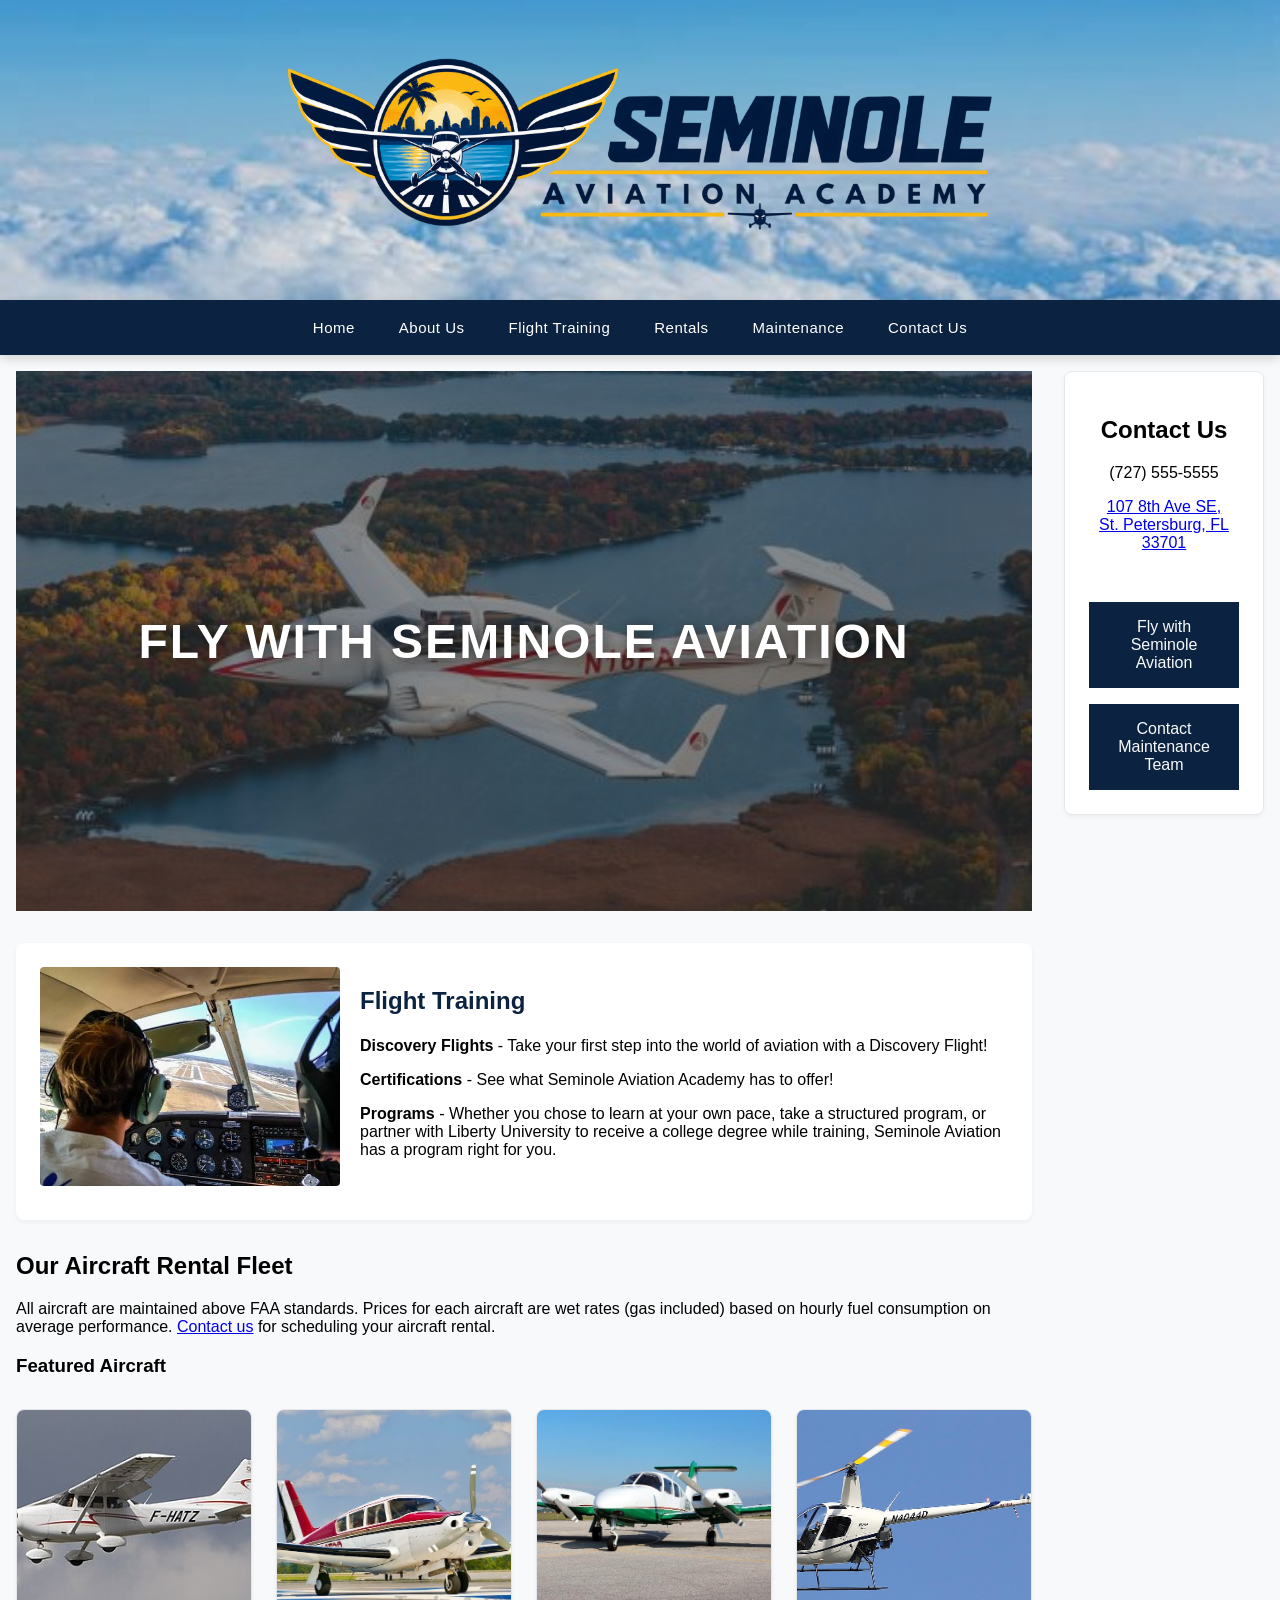
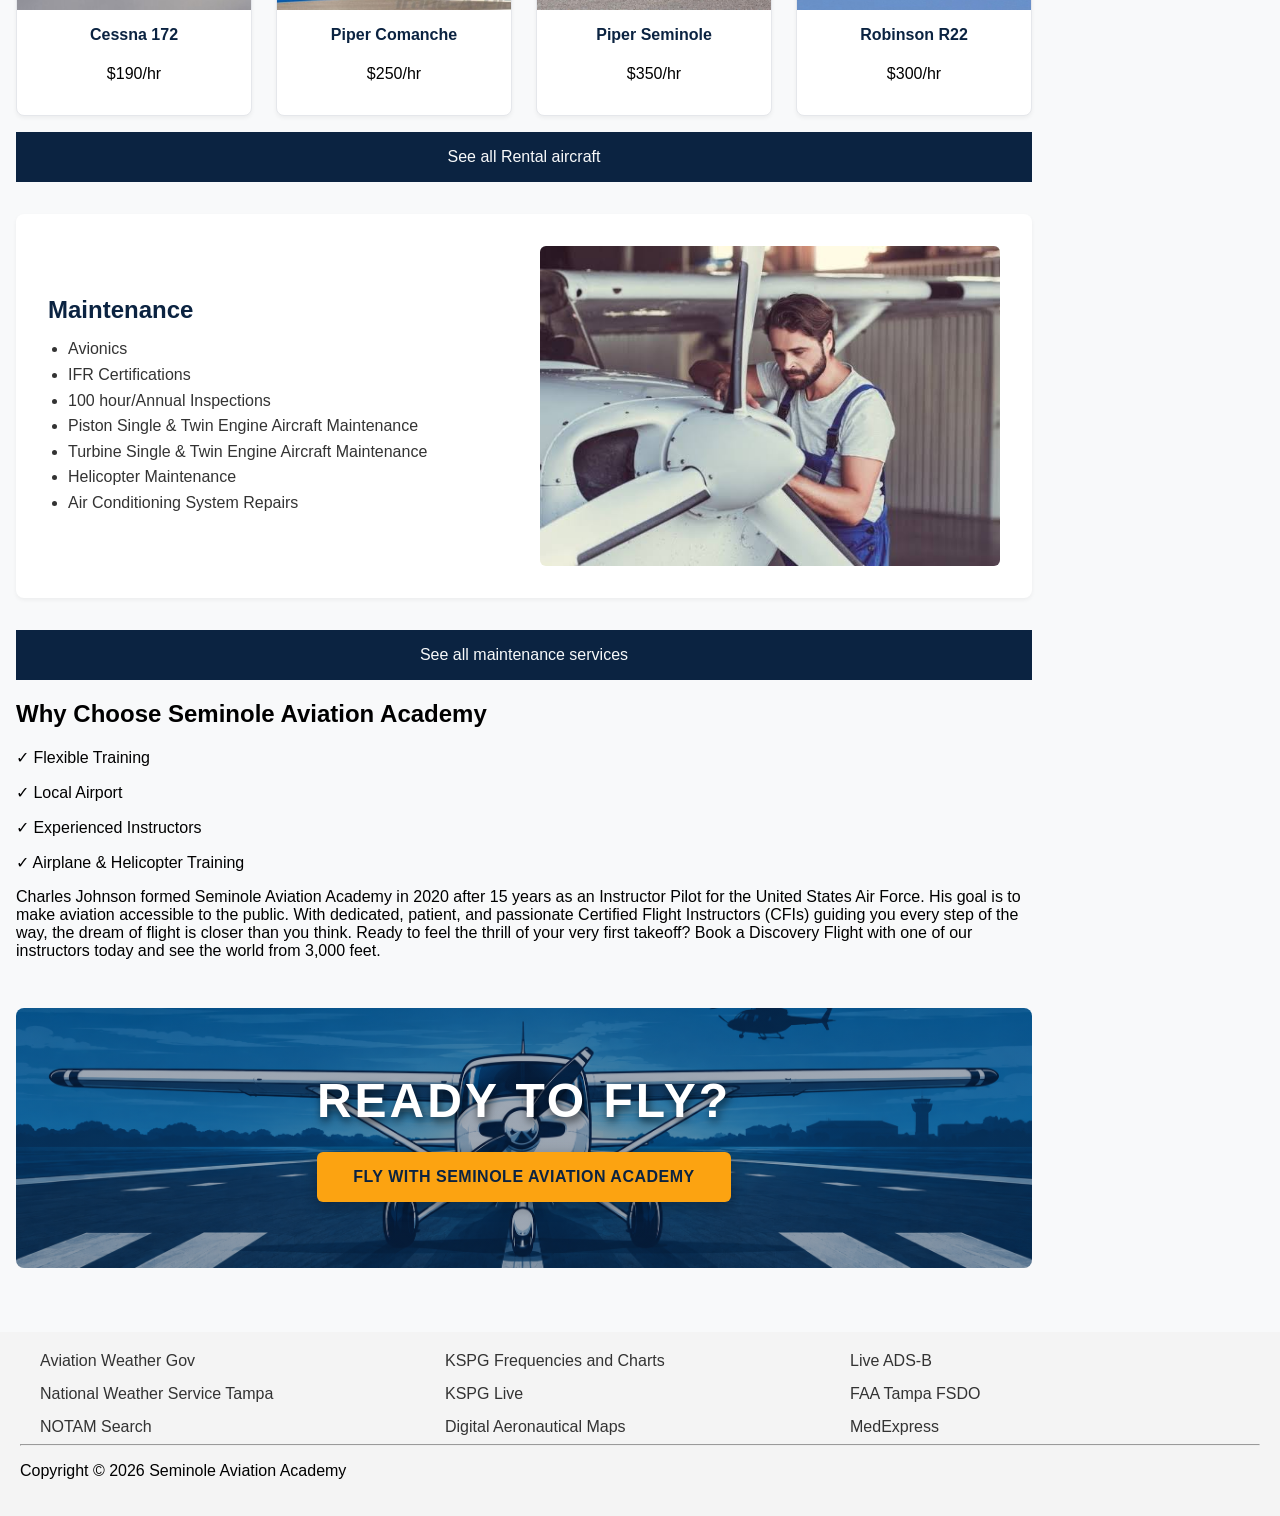
<file: Seminole_Aviation_Academy/index.html>
<!DOCTYPE html>
<html lang="en">
  <head>
    <title>Seminole Aviation Academy</title>
    <link rel="icon" href="Images/favicon.ico" type="image/x-icon">
    <meta charset="utf-8">
    <meta name="viewport"
    content="width=device-width, initial-scale=1.0">
    <link rel="stylesheet" href="seminole.css">
  </head>
  <body>
    <header class="hero-header">
      <div class="header-overlay">
        <img src="Images/SAA_Logo.png" alt="Seminole Aviation Academy Logo" class="main-logo">
      </div>
    </header>
    <nav class="main-navbar">
      <div class="nav-desktop-container">
        <div class="nav-links-centered">
          <a href="index.html">Home</a>
          <a href="about.html">About Us</a>
          <a href="flight-training.html">Flight Training</a>
          <a href="rentals.html">Rentals</a>
          <a href="maintenance.html">Maintenance</a>
          <a href="contact.html">Contact Us</a>
        </div>
      </div>
      <div class="nav-mobile-container">
        <a href="index.html" class="mobile-logo-link"><img src="Images/SAA_logo_only.png" alt="SAA Logo Only" class="mobile-logo-img"></a>
        <!-- Hidden checkbox to control the drawer state without JavaScript -->
        <input type="checkbox" id="menu-toggle" class="menu-checkbox">
        <!-- Hamburger icon button -->
        <label for="menu-toggle" class="hamburger-btn">
          <span></span>
          <span></span>
          <span></span>
        </label>
        <!-- Slide-out Side Drawer Layer -->
        <div class="side-drawer">
          <!-- Label acting as a close overlay backdrop -->
          <label for="menu-toggle" class="drawer-close-overlay"></label>
          <div class="drawer-content">
            <!-- Close Button inside the panel -->
            <label for="menu-toggle" class="drawer-close-btn">&times;</label>
            <div class="drawer-section"> <!-- Primary Pages Stack -->
              <h3>Main Navigation</h3>
              <a href="index.html">Home</a>
              <a href="about.html">About Us</a>
              <a href="flight-training.html">Flight Training</a>
              <a href="rentals.html">Rentals</a>
              <a href="maintenance.html">Maintenance</a>
              <a href="contact.html">Contact Us</a>
            </div>
            <div class="drawer-section resources-section"> <!-- Mobile Resources Stack -->
              <h3>Additional Resources</h3>
              <a href="https://aviationweather.gov/" target="_blank">Aviation Weather Gov</a>
              <a href="https://www.weather.gov/tbw/tampabayaviationweather" target="_blank">National Weather Service Tampa</a>
              <a href="https://notams.aim.faa.gov/notamSearch/nsapp.html#/" target="_blank">NOTAM Search</a>
              <a href="https://skyvector.com/airport/SPG/Albert-Whitted-Airport" target="_blank">KSPG Frequencies and Charts</a>
              <a href="https://parkviewlive.com/locations/albert-whitted-airport" target="_blank">KSPG Live</a>
              <a href="https://vfrmap.com/?type=vfrc&lat=27.953&lon=-82.828&zoom=10&api_key=763xxE1MJHyhr48DlAP2qQ" target="_blank">Digital Aeronautical Maps</a>
              <a href="https://globe.adsbexchange.com/" target="_blank">Live ADS-B</a>
              <a href="https://www.faa.gov/about/office_org/field_offices/fsdo/tpa" target="_blank">FAA Tampa FSDO</a>
              <a href="https://medxpress.faa.gov/MedXpress/Disclaimer.aspx" target="_blank">MedExpress</a>
            </div> <!-- Closes Resources stack-->
          </div> <!-- Closes Mobile Nav Pop-up-->
        </div> <!-- Closes Nav -->
      </div>
    </nav>
    <div id="wrapper">
        <div class="content"> 
            <main class="main-content"> <!-- CONTENT GOES HERE -->
              <section class="hero-promo-section">
                <div class="hero-content">
                  <h1 class="hero-text">Fly with Seminole Aviation</h1>
                </div>
              </section>

              <section  class="flight-training-group">
                <img id="FT-img" src="Images/flight_training.jpg" alt="Student pilot learning" >
                <H2>Flight Training</H2>
                <br>
                <p><b>Discovery Flights</b> - Take your first step into the world of aviation with a Discovery Flight!</p>
                <p><b>Certifications</b> - See what Seminole Aviation Academy has to offer!</p>
                <p><b>Programs</b> - Whether you chose to learn at your own pace, take a structured program, or partner with Liberty University to receive a college degree while training, Seminole Aviation has a program right for you.</p>
              </section>

              <section class="rental-fleet-block">
                <h2 class="section-title">Our Aircraft Rental Fleet</h2>
                <p>All aircraft are maintained above FAA standards. Prices for each aircraft are wet rates (gas included) based on hourly fuel consumption on average performance. <a href="contact.html">Contact us</a> for scheduling your aircraft rental.</p>
                <h3>Featured Aircraft</h3>
                <div class="container">
                  <!-- Box 1 -->
                  <div class="cards">
                      <div class="card-image-wrapper">
                          <img src="Images/Cessna_172_330x220.jpg" alt="Cessna 172" class="card-image">
                      </div>
                      <div class="card-info">
                          <h4>Cessna 172</h4>
                          <p>$190/hr</p>
                      </div>
                  </div>
                  <!-- Box 2 -->
                  <div class="cards">
                      <div class="card-image-wrapper">
                          <img src="Images/piper_comanche_680x453.jpg" alt="Piper Comanche" class="card-image">
                      </div>
                      <div class="card-info">
                          <h4>Piper Comanche</h4>
                          <p>$250/hr</p>
                      </div>
                  </div>
                  <!-- Box 3 -->
                  <div class="cards">
                      <div class="card-image-wrapper">
                          <img src="Images/piper_seminole_800x483.jpg" alt="Piper Seminole" class="card-image">
                      </div>
                      <div class="card-info">
                          <h4>Piper Seminole</h4>
                          <p>$350/hr</p>
                      </div>
                  </div>
                  <!-- Box 4 -->
                  <div class="cards">
                      <div class="card-image-wrapper">
                          <img src="Images/robinson_r22-805x493.jpg" alt="Robinson R22" class="card-image">
                      </div>
                      <div class="card-info">
                          <h4>Robinson R22</h4>
                          <p>$300/hr</p>
                      </div> <!-- Closes Card info -->
                  </div> <!-- closes Card -->
                </div> <!-- closes container -->
                <a href="rentals.html" class="button">See all Rental aircraft</a>
              </section>

              <section class="maintenance-index">
                <div class="maintenance-img-wrapper">
                  <img id="MT-img" src="Images/AnP_780x470.jpg" alt="Aviation mechanic inspecting a plane propeller">
                </div>
                <div class="maintenance-text">
                  <h2>Maintenance</h2>
                  <ul>
                    <li>Avionics</li>
                    <li>IFR Certifications</li>
                    <li>100 hour/Annual Inspections</li>
                    <li>Piston Single & Twin Engine Aircraft Maintenance</li>
                    <li>Turbine Single & Twin Engine Aircraft Maintenance</li>
                    <li>Helicopter Maintenance</li>
                    <li>Air Conditioning System Repairs</li>
                  </ul>
                </div>
              </section>
              <a href="maintenance.html" class="button">See all maintenance services</a>

              <section class="why_choose_us">
                <h2>Why Choose Seminole Aviation Academy</h2>
                <p>✓ Flexible Training</p>
                <p>✓ Local Airport</p>                     
                <p>✓ Experienced Instructors</p> 			
                <p>✓ Airplane & Helicopter Training</p>
                <p>Charles Johnson formed Seminole Aviation Academy in 2020 after 15 years as an Instructor Pilot for the United States Air Force. 
                  His goal is to make aviation accessible to the public. 
                  With dedicated, patient, and passionate Certified Flight Instructors (CFIs) guiding you every step of the way, the dream of flight 
                  is closer than you think. Ready to feel the thrill of your very first takeoff? Book a Discovery Flight with one of our instructors today and see the world from 3,000 feet.</p>
              </section>

              <section class="runway-cta-section">
                <div class="runway-cta-content">
                  <h2 class="runway-cta-title">Ready to Fly?</h2>
                  <a href="contact.html" class="runway-cta-btn">Fly with Seminole Aviation Academy</a>
                </div>
              </section>
            </main>

            <aside class="sidebar">
              <h2>Contact Us</h2>
              <p>(727) 555-5555</p>
              <p><a href="https://www.google.com/maps/place/Albert+Whitted+Airport/@27.7641043,-82.6311477,17z/data=!3m1!4b1!4m6!3m5!1s0x88c2e190b146c28f:0xe0880afd08de68cf!8m2!3d27.7641043!4d-82.6285728!16zL20vMGZueXAz?entry=ttu&g_ep=EgoyMDI2MDkwNi4wIKXMDSoASAFQAw%3D%3D">107 8th Ave SE,<br>St. Petersburg, FL<br>33701</a></p>
              <br>
              <a href="contact.html" class="button">Fly with Seminole Aviation</a>
              <a href="contact.html" class="button">Contact Maintenance Team</a>
            </aside> 
        </div> <!-- Closes content -->
    </div> <!-- Closes wrapper -->
    <footer class="site-footer">
  <div class="footer-grid">
    <div class="footer-column"> <!-- Group 1 -->
      <a href="https://aviationweather.gov/" target="_blank">Aviation Weather Gov</a>
      <a href="https://www.weather.gov/tbw/tampabayaviationweather" target="_blank">National Weather Service Tampa</a>
      <a href="https://notams.aim.faa.gov/notamSearch/nsapp.html#/" target="_blank">NOTAM Search</a>
    </div>
    <div class="footer-column"> <!-- Group 2 -->
      <a href="https://skyvector.com/airport/SPG/Albert-Whitted-Airport" target="_blank">KSPG Frequencies and Charts</a>
      <a href="https://parkviewlive.com/locations/albert-whitted-airport" target="_blank">KSPG Live</a>
      <a href="https://vfrmap.com/?type=vfrc&lat=27.953&lon=-82.828&zoom=10&api_key=763xxE1MJHyhr48DlAP2qQ" target="_blank">Digital Aeronautical Maps</a>
    </div>
    <div class="footer-column"> <!-- Group 3 -->
      <a href="https://globe.adsbexchange.com/" target="_blank">Live ADS-B</a>
      <a href="https://www.faa.gov/about/office_org/field_offices/fsdo/tpa" target="_blank">FAA Tampa FSDO</a>
      <a href="https://medxpress.faa.gov/MedXpress/Disclaimer.aspx" target="_blank">MedExpress</a>
    </div>
  </div>
  <hr>
    <p>Copyright &copy; 2026 Seminole Aviation Academy</p>
</footer>
    <script>
    </script>
  </body>
</html>
</file>
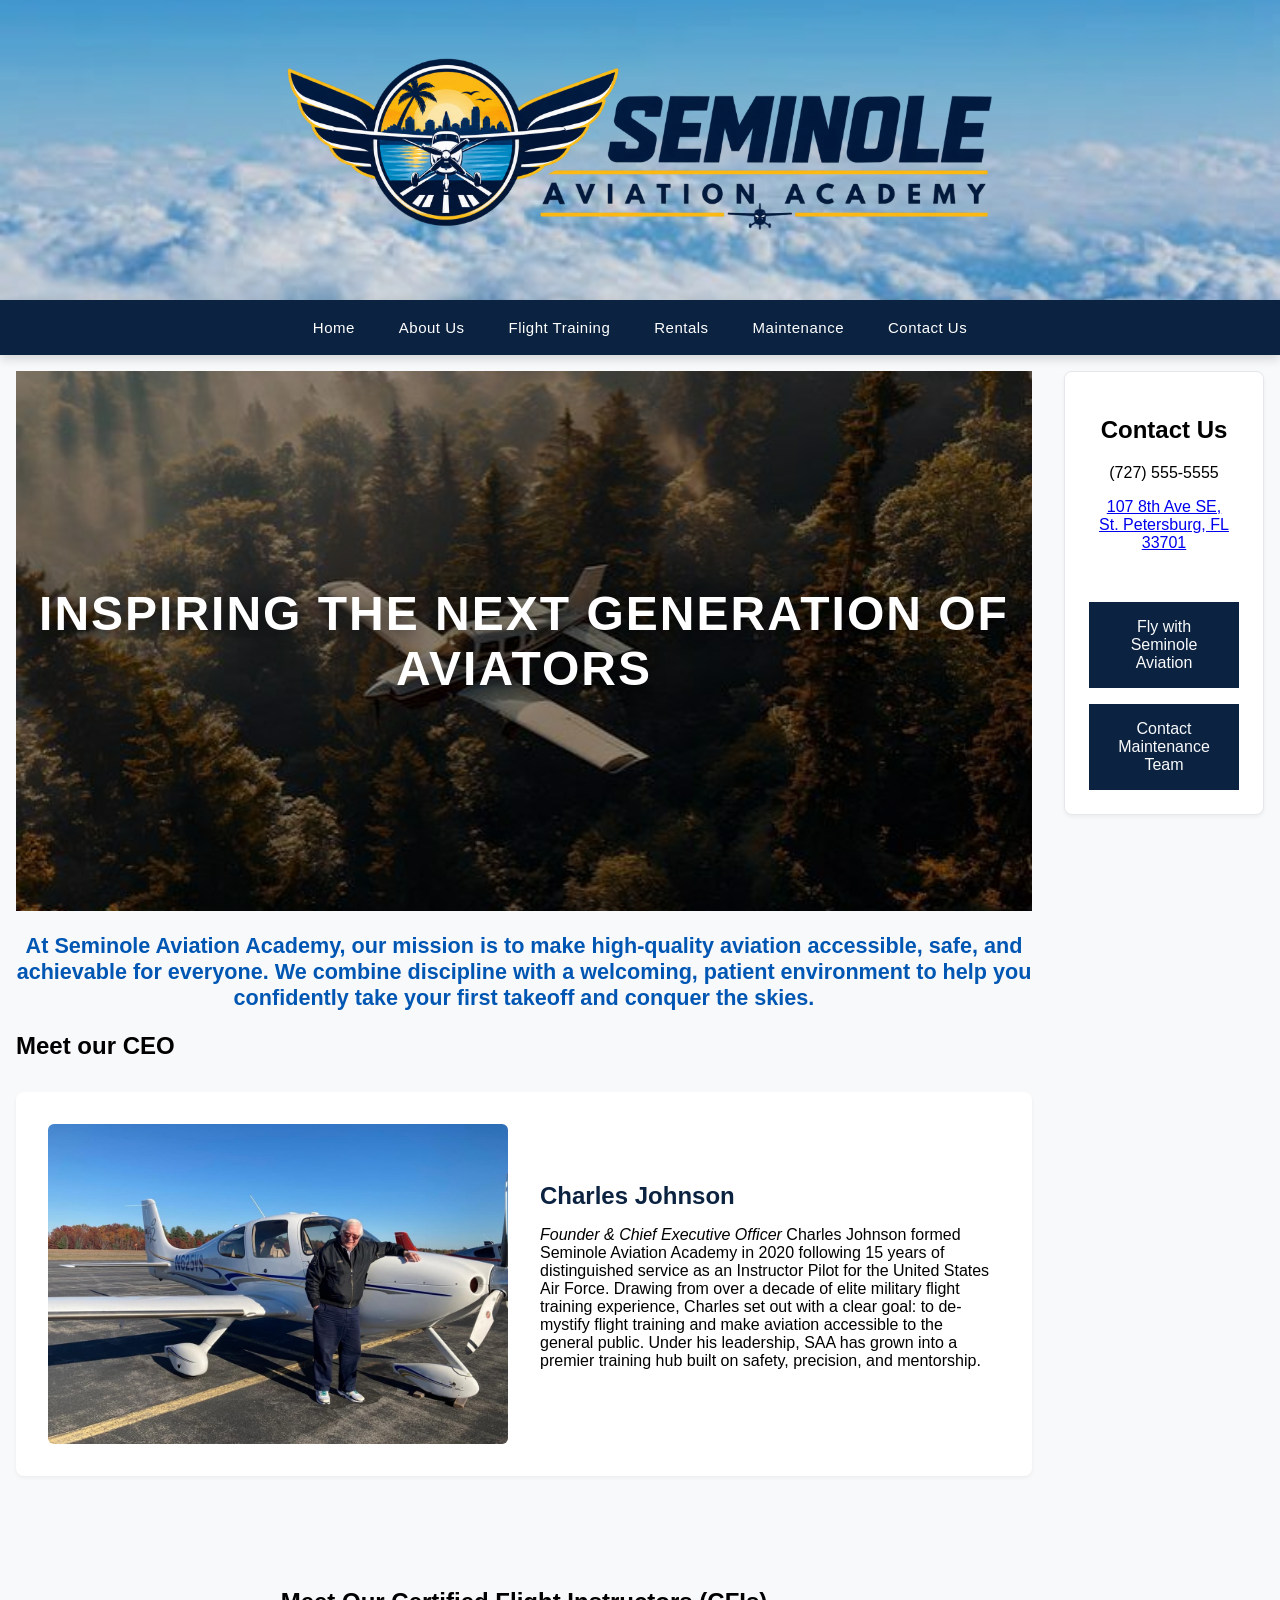
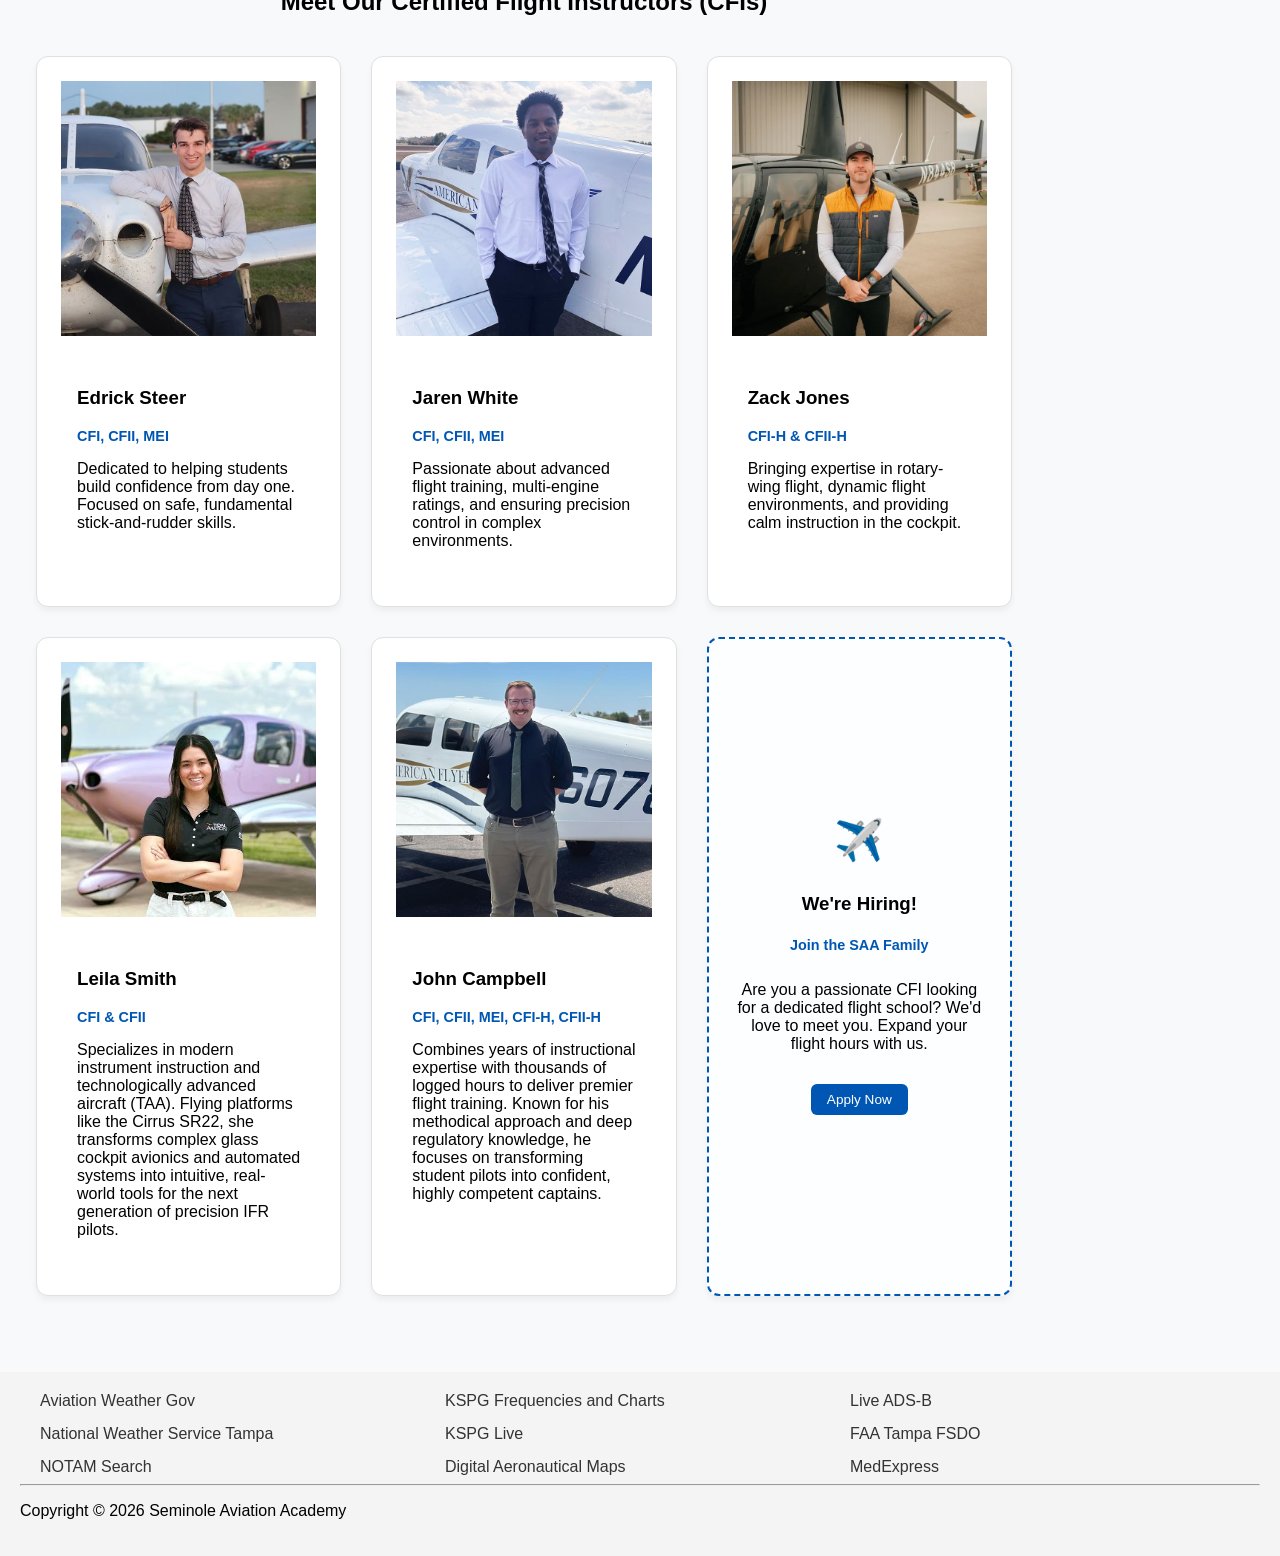
<file: Seminole_Aviation_Academy/about.html>
<!DOCTYPE html>
<html lang="en">
  <head>
    <title>Seminole Aviation Academy :: About Us</title>
    <link rel="icon" href="Images/favicon.ico" type="image/x-icon">
    <meta charset="utf-8">
    <meta name="viewport"
    content="width=device-width, initial-scale=1.0">
    <link rel="stylesheet" href="seminole.css">
  </head>
  <body>
    <header class="hero-header">
      <div class="header-overlay">
        <img src="Images/SAA_Logo.png" alt="Seminole Aviation Academy Logo" class="main-logo">
      </div>
    </header>
    <!-- Main Responsive Sticky Navigation Bar -->
    <nav class="main-navbar">
      <!-- PC and Tablet - Centered Links -->
      <div class="nav-desktop-container">
        <div class="nav-links-centered">
          <a href="index.html">Home</a>
          <a href="about.html">About Us</a>
          <a href="flight-training.html">Flight Training</a>
          <a href="rentals.html">Rentals</a>
          <a href="maintenance.html">Maintenance</a>
          <a href="contact.html">Contact Us</a>
        </div>
      </div>
      <!-- Mobile view nav bar -->
      <div class="nav-mobile-container">
        <a href="index.html" class="mobile-logo-link"><img src="Images/SAA_logo_only.png" alt="SAA Logo Only" class="mobile-logo-img"></a>
        <!-- Hidden checkbox to control the drawer state without JavaScript -->
        <input type="checkbox" id="menu-toggle" class="menu-checkbox">
        <!-- Hamburger icon button -->
        <label for="menu-toggle" class="hamburger-btn">
          <span></span>
          <span></span>
          <span></span>
        </label>
        <!-- Slide-out Side Drawer Layer -->
        <div class="side-drawer">
          <!-- Label acting as a close overlay backdrop -->
          <label for="menu-toggle" class="drawer-close-overlay"></label>
          <div class="drawer-content">
            <!-- Close Button inside the panel -->
            <label for="menu-toggle" class="drawer-close-btn">&times;</label>
            <div class="drawer-section"> <!-- Primary Pages Stack -->
              <h3>Main Navigation</h3>
              <a href="index.html">Home</a>
              <a href="about.html">About Us</a>
              <a href="flight-training.html">Flight Training</a>
              <a href="rentals.html">Rentals</a>
              <a href="maintenance.html">Maintenance</a>
              <a href="contact.html">Contact Us</a>
            </div>
            <div class="drawer-section resources-section"> <!-- Mobile Resources Stack -->
              <h3>Additional Resources</h3>
              <a href="https://aviationweather.gov/" target="_blank">Aviation Weather Gov</a>
              <a href="https://www.weather.gov/tbw/tampabayaviationweather" target="_blank">National Weather Service Tampa</a>
              <a href="https://notams.aim.faa.gov/notamSearch/nsapp.html#/" target="_blank">NOTAM Search</a>
              <a href="https://skyvector.com/airport/SPG/Albert-Whitted-Airport" target="_blank">KSPG Frequencies and Charts</a>
              <a href="https://parkviewlive.com/locations/albert-whitted-airport" target="_blank">KSPG Live</a>
              <a href="https://vfrmap.com/?type=vfrc&lat=27.953&lon=-82.828&zoom=10&api_key=763xxE1MJHyhr48DlAP2qQ" target="_blank">Digital Aeronautical Maps</a>
              <a href="https://globe.adsbexchange.com/" target="_blank">Live ADS-B</a>
              <a href="https://www.faa.gov/about/office_org/field_offices/fsdo/tpa" target="_blank">FAA Tampa FSDO</a>
              <a href="https://medxpress.faa.gov/MedXpress/Disclaimer.aspx" target="_blank">MedExpress</a>
            </div> <!-- Closes Resources stack-->
          </div> <!-- Closes Mobile Nav Pop-up-->
        </div> <!-- Closes Nav -->
      </div>
    </nav>
    <div id="wrapper">
        <div class="content"> 
            <main class="main-content"> <!-- CONTENT GOES HERE -->
              <section class="hero-promo-section-about">
                <div class="hero-content-about">
                  <h1 class="hero-text-about">Inspiring the Next Generation of Aviators</h1>
                </div>
              </section>

              <div class="mission-statement">
                <p>At Seminole Aviation Academy, our mission is to make high-quality aviation accessible, safe, and achievable for everyone. 
                  We combine discipline with a welcoming, patient environment to help you confidently take your first takeoff and conquer the skies.</p>
              </div>

              <h2>Meet our CEO</h2>
              <section class="ft-img-left-txt-right" id="programs">
                <div class="ft-img-wrapper-left">
                  <img class="ft-discovery-img" src="Images/charlesJohnson.jpg" alt="Charles Johnson, CEO of Seminole Aviation Academy">
                </div>
                <div class="ft-txt-right">
                  <h2>Charles Johnson</h2>
                  <p><i>Founder & Chief Executive Officer</i> Charles Johnson formed Seminole Aviation Academy in 2020 following 15 years of distinguished service as an Instructor Pilot for the United States Air Force. 
                    Drawing from over a decade of elite military flight training experience, Charles set out with a clear goal: to de-mystify flight training and make aviation accessible to the general public. 
                    Under his leadership, SAA has grown into a premier training hub built on safety, precision, and mentorship.</p>
                </div>
              </section>

              <section class="team-section">
                <h2>Meet Our Certified Flight Instructors (CFIs)</h2>
                
                <div class="cfi-grid">
                  
                  <!-- Instructor 1 -->
                  <div class="cfi-card">
                    <div class="cfi-photo-placeholder">
                      <img src="Images/Edrick-Steer-CFI-CXO-690x690.jpg" alt="Edrick Steer, CFI" class="h-card-image">
                    </div>
                    <div class="h-card-info">
                      <h3>Edrick Steer</h3>
                      <p class="cfi-title">CFI, CFII, MEI</p>
                      <p>Dedicated to helping students build confidence from day one. Focused on safe, fundamental stick-and-rudder skills.</p>
                    </div>
                  </div>

                  <!-- Instructor 2 -->
                  <div class="cfi-card">
                    <div class="cfi-photo-placeholder">
                      <img src="Images/Jaren-White-CFI-CXO-690x690.jpg" alt="Jaren White, MEI-CFI" class="h-card-image">
                    </div>
                    <div class="h-card-info">
                      <h3>Jaren White</h3>
                      <p class="cfi-title">CFI, CFII, MEI</p>
                      <p>Passionate about advanced flight training, multi-engine ratings, and ensuring precision control in complex environments.</p>
                    </div>
                  </div>

                  <!-- Instructor 3 -->
                  <div class="cfi-card">
                    <div class="cfi-photo-placeholder">
                      <img src="Images/zack+final-640w.webp" alt="Zack, CFI-H" class="h-card-image">
                    </div>
                    <div class="h-card-info">
                      <h3>Zack Jones</h3>
                      <p class="cfi-title">CFI-H & CFII-H</p>
                      <p>Bringing expertise in rotary-wing flight, dynamic flight environments, and providing calm instruction in the cockpit.</p>
                    </div>
                  </div>

                  <!-- Instructor 4 -->
                  <div class="cfi-card">
                    <div class="cfi-photo-placeholder">
                      <img src="Images/leila_smith-1536x1536.jpg" alt="Leila Smith, CFI & CFII" class="h-card-image">
                    </div>
                    <div class="h-card-info">
                      <h3>Leila Smith</h3>
                      <p class="cfi-title">CFI & CFII</p>
                      <p>Specializes in modern instrument instruction and technologically advanced aircraft (TAA). Flying platforms like the Cirrus SR22, she transforms complex glass cockpit avionics and automated systems into intuitive, real-world tools for the next generation of precision IFR pilots.</p>
                    </div>
                  </div>

                  <!-- Instructor 5 -->
                  <div class="cfi-card">
                    <div class="cfi-photo-placeholder">
                      <img src="Images/John_campbell-690x690.jpg" alt="John Campbell" class="h-card-image">
                    </div>
                    <div class="h-card-info">
                      <h3>John Campbell</h3>
                      <p class="cfi-title">CFI, CFII, MEI, CFI-H, CFII-H</p>
                      <p>Combines years of instructional expertise with thousands of logged hours to deliver premier flight training. Known for his methodical approach and deep regulatory knowledge, he focuses on transforming student pilots into confident, highly competent captains.</p>
                    </div>
                  </div>

                  <!-- Instructor 6: Hiring Action Card (Instead of duplicate Zack) -->
                  <div class="cfi-card hiring-card">
                    <div class="hiring-icon">✈️</div>
                    <h3>We're Hiring!</h3>
                    <p class="cfi-title">Join the SAA Family</p>
                    <p>Are you a passionate CFI looking for a dedicated flight school? We'd love to meet you. Expand your flight hours with us.</p>
                    <a href="#careers" class="btn-apply">Apply Now</a>
                  </div>
                </div> <!-- closes cfi-grid container -->
              </section>
            </main>


            
            <aside class="sidebar">
              <h2>Contact Us</h2>
              <p>(727) 555-5555</p>
              <p><a href="https://www.google.com/maps/place/Albert+Whitted+Airport/@27.7641043,-82.6311477,17z/data=!3m1!4b1!4m6!3m5!1s0x88c2e190b146c28f:0xe0880afd08de68cf!8m2!3d27.7641043!4d-82.6285728!16zL20vMGZueXAz?entry=ttu&g_ep=EgoyMDI2MDkwNi4wIKXMDSoASAFQAw%3D%3D">107 8th Ave SE,<br>St. Petersburg, FL<br>33701</a></p>
              <br>
              <a href="contact.html" class="button">Fly with Seminole Aviation</a>
              <a href="contact.html" class="button">Contact Maintenance Team</a>
            </aside> 
        </div> <!-- Closes content -->
    </div> <!-- Closes wrapper -->
    <footer class="site-footer">
  <div class="footer-grid">
    <!-- Group 1 -->
    <div class="footer-column">
      <a href="https://aviationweather.gov/" target="_blank">Aviation Weather Gov</a>
      <a href="https://www.weather.gov/tbw/tampabayaviationweather" target="_blank">National Weather Service Tampa</a>
      <a href="https://notams.aim.faa.gov/notamSearch/nsapp.html#/" target="_blank">NOTAM Search</a>
    </div>
    <!-- Group 2 -->
    <div class="footer-column">
      <a href="https://skyvector.com/airport/SPG/Albert-Whitted-Airport" target="_blank">KSPG Frequencies and Charts</a>
      <a href="https://parkviewlive.com/locations/albert-whitted-airport" target="_blank">KSPG Live</a>
      <a href="https://vfrmap.com/?type=vfrc&lat=27.953&lon=-82.828&zoom=10&api_key=763xxE1MJHyhr48DlAP2qQ" target="_blank">Digital Aeronautical Maps</a>
    </div>
    
    <!-- Group 3 -->
    <div class="footer-column">
      <a href="https://globe.adsbexchange.com/" target="_blank">Live ADS-B</a>
      <a href="https://www.faa.gov/about/office_org/field_offices/fsdo/tpa" target="_blank">FAA Tampa FSDO</a>
      <a href="https://medxpress.faa.gov/MedXpress/Disclaimer.aspx" target="_blank">MedExpress</a>
    </div>
  </div>
  <hr>
    <p>Copyright &copy; 2026 Seminole Aviation Academy</p>
</footer>
    <script>
    </script>
  </body>
</html>
</file>
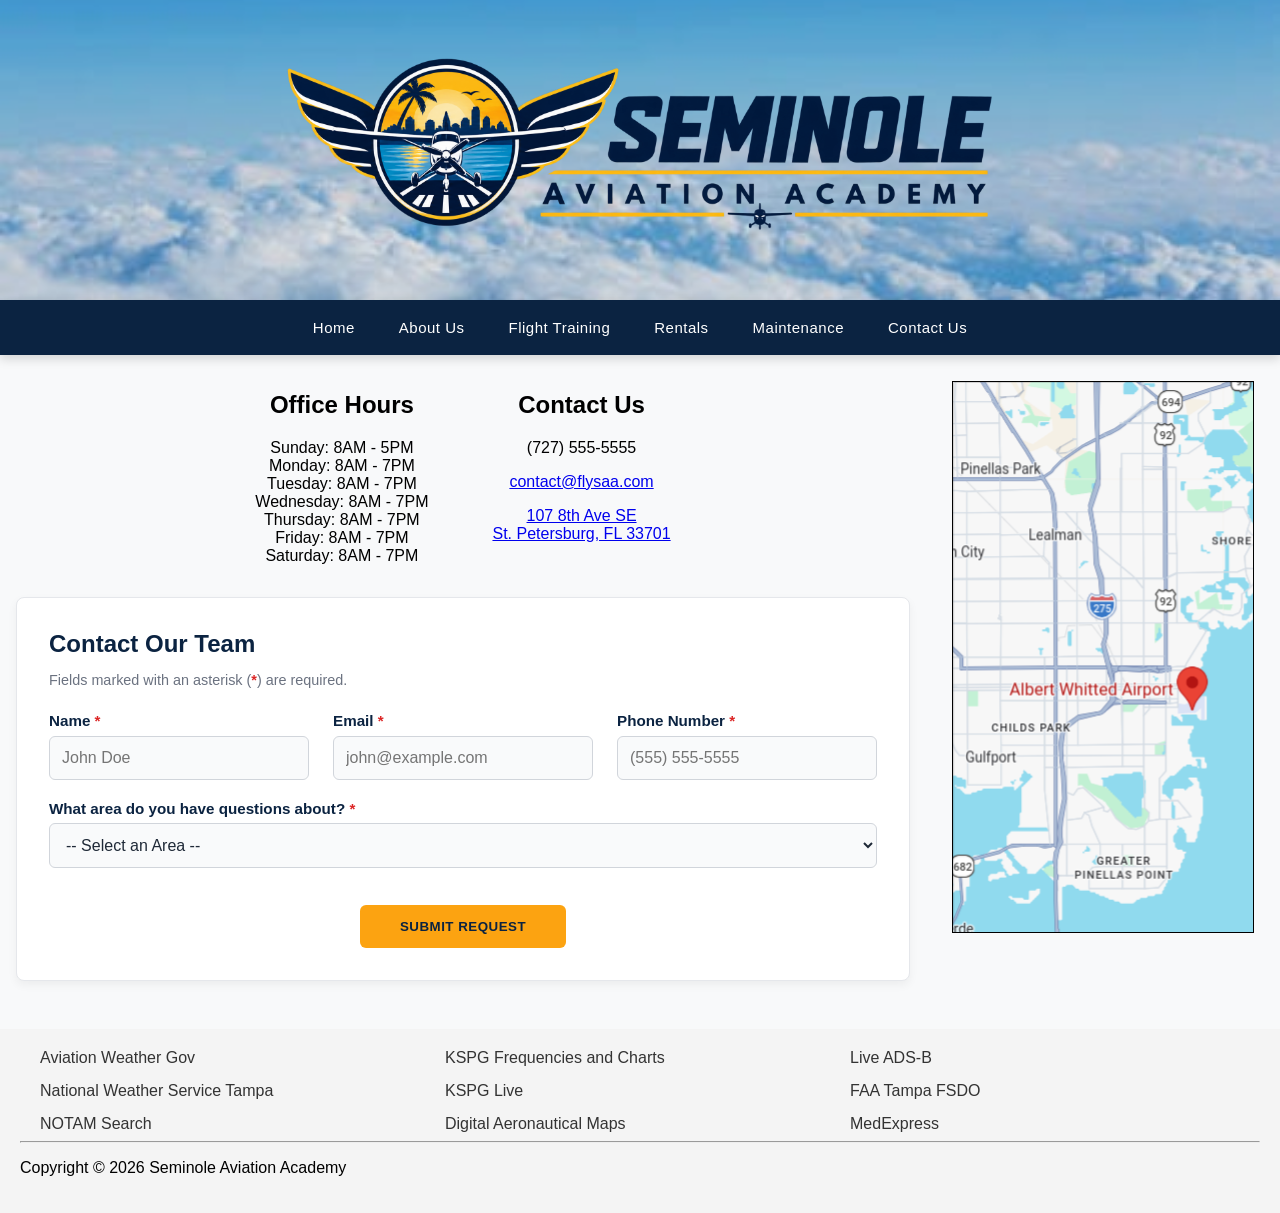
<file: Seminole_Aviation_Academy/contact.html>
<!DOCTYPE html>
<html lang="en">
  <head>
    <title>Seminole Aviation Academy :: Contact Us</title>
    <link rel="icon" href="Images/favicon.ico" type="image/x-icon">
    <meta charset="utf-8">
    <meta name="viewport"
    content="width=device-width, initial-scale=1.0">
    <link rel="stylesheet" href="seminole.css">
  </head>
  <body>
    <header class="hero-header">
      <div class="header-overlay">
        <img src="Images/SAA_Logo.png" alt="Seminole Aviation Academy Logo" class="main-logo">
      </div>
    </header>
    <!-- Main Responsive Sticky Navigation Bar -->
    <nav class="main-navbar">
      <!-- PC and Tablet - Centered Links -->
      <div class="nav-desktop-container">
        <div class="nav-links-centered">
          <a href="index.html">Home</a>
          <a href="about.html">About Us</a>
          <a href="flight-training.html">Flight Training</a>
          <a href="rentals.html">Rentals</a>
          <a href="maintenance.html">Maintenance</a>
          <a href="contact.html">Contact Us</a>
        </div>
      </div>
      <!-- Mobile view nav bar -->
      <div class="nav-mobile-container">
        <a href="index.html" class="mobile-logo-link"><img src="Images/SAA_logo_only.png" alt="SAA Logo Only" class="mobile-logo-img"></a>
        <!-- Hidden checkbox to control the drawer state without JavaScript -->
        <input type="checkbox" id="menu-toggle" class="menu-checkbox">
        <!-- Hamburger icon button -->
        <label for="menu-toggle" class="hamburger-btn">
          <span></span>
          <span></span>
          <span></span>
        </label>
        <!-- Slide-out Side Drawer Layer -->
        <div class="side-drawer">
          <!-- Label acting as a close overlay backdrop -->
          <label for="menu-toggle" class="drawer-close-overlay"></label>
          <div class="drawer-content">
            <!-- Close Button inside the panel -->
            <label for="menu-toggle" class="drawer-close-btn">&times;</label>
            <div class="drawer-section"> <!-- Primary Pages Stack -->
              <h3>Main Navigation</h3>
              <a href="index.html">Home</a>
              <a href="about.html">About Us</a>
              <a href="flight-training.html">Flight Training</a>
              <a href="rentals.html">Rentals</a>
              <a href="maintenance.html">Maintenance</a>
              <a href="contact.html">Contact Us</a>
            </div>
            <div class="drawer-section resources-section"> <!-- Mobile Resources Stack -->
              <h3>Additional Resources</h3>
              <a href="https://aviationweather.gov/" target="_blank">Aviation Weather Gov</a>
              <a href="https://www.weather.gov/tbw/tampabayaviationweather" target="_blank">National Weather Service Tampa</a>
              <a href="https://notams.aim.faa.gov/notamSearch/nsapp.html#/" target="_blank">NOTAM Search</a>
              <a href="https://skyvector.com/airport/SPG/Albert-Whitted-Airport" target="_blank">KSPG Frequencies and Charts</a>
              <a href="https://parkviewlive.com/locations/albert-whitted-airport" target="_blank">KSPG Live</a>
              <a href="https://vfrmap.com/?type=vfrc&lat=27.953&lon=-82.828&zoom=10&api_key=763xxE1MJHyhr48DlAP2qQ" target="_blank">Digital Aeronautical Maps</a>
              <a href="https://globe.adsbexchange.com/" target="_blank">Live ADS-B</a>
              <a href="https://www.faa.gov/about/office_org/field_offices/fsdo/tpa" target="_blank">FAA Tampa FSDO</a>
              <a href="https://medxpress.faa.gov/MedXpress/Disclaimer.aspx" target="_blank">MedExpress</a>
            </div> <!-- Closes Resources stack-->
          </div> <!-- Closes Mobile Nav Pop-up-->
        </div> <!-- Closes Nav -->
      </div>
    </nav>
    <div id="wrapper">
        <div class="content"> 
            <main class="main-content"> <!-- CONTENT GOES HERE -->
              <div class="flow">
                <section>
                    <h2>Office Hours</h2>
                    <ul class="clean-list">
                        <li>Sunday: 8AM - 5PM</li>
                        <li>Monday: 8AM - 7PM</li>
                        <li>Tuesday: 8AM - 7PM</li>
                        <li>Wednesday: 8AM - 7PM</li>
                        <li>Thursday: 8AM - 7PM</li>
                        <li>Friday: 8AM - 7PM</li>
                        <li>Saturday: 8AM - 7PM</li>
                    </ul>
                </section>
                <section>
                    <h2>Contact Us</h2>
                    <p>(727) 555-5555</p>
                    <p><a href="mailto:contact@flysaa.com">contact@flysaa.com</a></p>
                    <p><a href="https://www.google.com/maps/place/Albert+Whitted+Airport/@27.7641043,-82.6311477,17z/data=!3m1!4b1!4m6!3m5!1s0x88c2e190b146c28f:0xe0880afd08de68cf!8m2!3d27.7641043!4d-82.6285728!16zL20vMGZueXAz?entry=ttu&g_ep=EgoyMDI2MDkwNi4wIKXMDSoASAFQAw%3D%3D">107 8th Ave SE<br>St. Petersburg, FL 33701</a></p>
                </section>
              </div>
              <div class="contact-form-container">
                <h2>Contact Our Team</h2>
                <p class="form-instructions">Fields marked with an asterisk (<span class="required-star">*</span>) are required.</p>
                <form action="https://webdevbasics.net/scripts/demo.php" method="POST" class="contact-form">
                  
                  <!-- Contact Information Section (Responsive Grid) -->
                  <div class="form-row-grid">
                    <div class="form-group">
                      <label for="user-name">Name <span class="required-star">*</span></label>
                      <input type="text" id="user-name" name="name" placeholder="John Doe" required>
                    </div>

                    <div class="form-group">
                      <label for="user-email">Email <span class="required-star">*</span></label>
                      <input type="email" id="user-email" name="email" placeholder="john@example.com" required>
                    </div>

                    <div class="form-group">
                      <label for="user-phone">Phone Number <span class="required-star">*</span></label>
                      <input type="tel" id="user-phone" name="phone" placeholder="(555) 555-5555" required>
                    </div>
                  </div>

                  <!-- Main Branch Trigger Dropdown -->
                  <div class="form-group main-dropdown-group">
                    <label for="form-path">What area do you have questions about? <span class="required-star">*</span></label>
                    <select id="form-path" name="inquiry_area" required>
                      <option value="">-- Select an Area --</option>
                      <option value="training">Flight Training Questions</option>
                      <option value="rentals">Rental Questions</option>
                      <option value="maintenance">Maintenance Questions</option>
                      <option value="general">General Questions for Seminole Aviation Academy</option>
                    </select>
                  </div>              
                  <!-- BRANCH 1: FLIGHT TRAINING QUESTIONS -->
                  <div class="conditional-section training-branch">
                    <h3>Flight Training Details</h3>
                    
                    <div class="form-group">
                      <label for="training-inquiry">What are you inquiring about? <span class="required-star">*</span></label>
                      <select id="training-inquiry" name="training_type">
                        <option value="">-- Select an Option --</option>
                        <option value="discovery">Discovery Flights</option>
                        <option value="certifications">Certifications offered</option>
                        <option value="programs">Flight programs</option>
                      </select>
                    </div>

                    <div class="form-group">
                      <label for="training-info">Additional Information:</label>
                      <textarea id="training-info" name="training_additional" rows="4" placeholder="Tell us more about your aviation goals..."></textarea>
                    </div>
                  </div>

                  <!-- BRANCH 2: RENTAL QUESTIONS -->
                  <div class="conditional-section rentals-branch">
                    <h3>Aircraft Rental Details</h3>
                    
                    <div class="form-row-grid">
                      <div class="form-group">
                        <label for="rental-aircraft">What aircraft are you interested in renting? <span class="required-star">*</span></label>
                        <select id="rental-aircraft" name="rental_aircraft_choice">
                          <option value="">-- Select an Aircraft --</option>
                          <!-- Single Engine -->
                          <option value="b-bonanza">Beechcraft Bonanza - N834BZ</option>
                          <option value="c-152">Cessna 152 - N152ER</option>
                          <option value="c-172-1">Cessna 172 - N427SP</option>
                          <option value="c-172-2">Cessna 172 - N731NR</option>
                          <option value="c-182">Cessna 182 - N182RG</option>
                          <option value="c-sr22">Cirrus SR 22 - N224SR</option>
                          <option value="d-da40">Diamond DA40 NG - N404NG</option>
                          <option value="p-j3">Piper J3 Cub - N311CU</option>
                          <option value="p-pa28">Piper PA-28 Cherokee - N287PA</option>
                          <option value="p-comanche">Piper Comanche - N600PC</option>
                          <!-- Multi Engine -->
                          <option value="b-baron">Beechcraft Baron - N552BE</option>
                          <option value="d-da42">Diamond DA42 - N422DA</option>
                          <option value="p-seminole">Piper Seminole - N344SE</option>
                          <!-- Helicopters -->
                          <option value="r-r22">Robinson R22 - N220RH</option>
                          <option value="r-r44">Robinson R44 - N441RH</option>
                          <!-- General -->
                          <option value="other">Other / General question</option>
                        </select>
                      </div>

                      <!-- Date Inputs (Responsive Dual Grid Column) -->
                      <div class="form-group dual-date-inputs">
                        <label>What dates are you looking to rent? <span class="required-star">*</span></label>
                        <div class="date-range-wrapper">
                          <input type="date" id="rental-start" name="rental_start_date" aria-label="Start Date">
                          <span class="date-separator">to</span>
                          <input type="date" id="rental-end" name="rental_end_date" aria-label="End Date">
                        </div>
                      </div>
                    </div>

                    <div class="form-group">
                      <label for="rental-info">Additional Information:</label>
                      <textarea id="rental-info" name="rental_additional" rows="4" placeholder="Any specific requirements or times?"></textarea>
                    </div>
                  </div>
                  <!-- BRANCH 3: MAINTENANCE QUESTIONS -->
                  <div class="conditional-section maintenance-branch">
                    <h3>Maintenance Request Details</h3>
                    
                    <div class="form-row-grid">
                      <div class="form-group">
                        <label for="maint-brand">Aircraft Brand and Model:</label>
                        <input type="text" id="maint-brand" name="maintenance_brand_model" placeholder="e.g., Cessna 182">
                      </div>

                      <div class="form-group">
                        <label for="maint-tail">Aircraft's N-#:</label>
                        <input type="text" id="maint-tail" name="maintenance_tail_number" placeholder="e.g., N182RG">
                      </div>

                      <div class="form-group">
                        <label for="maint-service">Service Requested? <span class="required-star">*</span></label>
                        <select id="maint-service" name="maintenance_service_type">
                          <option value="">-- Select a Service --</option>
                          <option value="annual">Annual Inspection</option>
                          <option value="hundred-hour">100-Hour Inspection</option>
                          <option value="oil-change">Oil Change & Fluid Service</option>
                          <option value="avionics">Avionics Repair/Upgrade</option>
                          <option value="engine-overhaul">Engine Overhaul</option>
                          <option value="other">Other / General Question</option>
                        </select>
                      </div>
                    </div>

                    <div class="form-group">
                      <label for="maint-info">Additional Information:</label>
                      <textarea id="maint-info" name="maintenance_additional" rows="4" placeholder="Describe the squawks or issues in detail..."></textarea>
                    </div>
                  </div>

                  <!-- BRANCH 4: GENERAL QUESTIONS -->
                  <div class="conditional-section general-branch">
                    <h3>General Inquiry</h3>
                    <div class="form-group">
                      <label for="general-query">General Inquiry: <span class="required-star">*</span></label>
                      <textarea id="general-query" name="general_inquiry" rows="6" placeholder="How can Seminole Aviation Academy help you today?"></textarea>
                    </div>
                  </div>

                  <!-- Center-aligned Form Action Button -->
                  <div class="form-submit-wrapper">
                    <button type="submit" class="button form-submit-btn">Submit Request</button>
                  </div>

                </form>
              </div>
            </main>
            <aside id="map">
            </aside>
        </div> <!-- Closes content -->
    </div> <!-- Closes wrapper -->
    <footer class="site-footer">
  <div class="footer-grid">
    <!-- Group 1 -->
    <div class="footer-column">
      <a href="https://aviationweather.gov/" target="_blank">Aviation Weather Gov</a>
      <a href="https://www.weather.gov/tbw/tampabayaviationweather" target="_blank">National Weather Service Tampa</a>
      <a href="https://notams.aim.faa.gov/notamSearch/nsapp.html#/" target="_blank">NOTAM Search</a>
    </div>
    <!-- Group 2 -->
    <div class="footer-column">
      <a href="https://skyvector.com/airport/SPG/Albert-Whitted-Airport" target="_blank">KSPG Frequencies and Charts</a>
      <a href="https://parkviewlive.com/locations/albert-whitted-airport" target="_blank">KSPG Live</a>
      <a href="https://vfrmap.com/?type=vfrc&lat=27.953&lon=-82.828&zoom=10&api_key=763xxE1MJHyhr48DlAP2qQ" target="_blank">Digital Aeronautical Maps</a>
    </div>
    
    <!-- Group 3 -->
    <div class="footer-column">
      <a href="https://globe.adsbexchange.com/" target="_blank">Live ADS-B</a>
      <a href="https://www.faa.gov/about/office_org/field_offices/fsdo/tpa" target="_blank">FAA Tampa FSDO</a>
      <a href="https://medxpress.faa.gov/MedXpress/Disclaimer.aspx" target="_blank">MedExpress</a>
    </div>
  </div>
  <hr>
    <p>Copyright &copy; 2026 Seminole Aviation Academy</p>
</footer>
    <script>
    </script>
  </body>
</html>
</file>
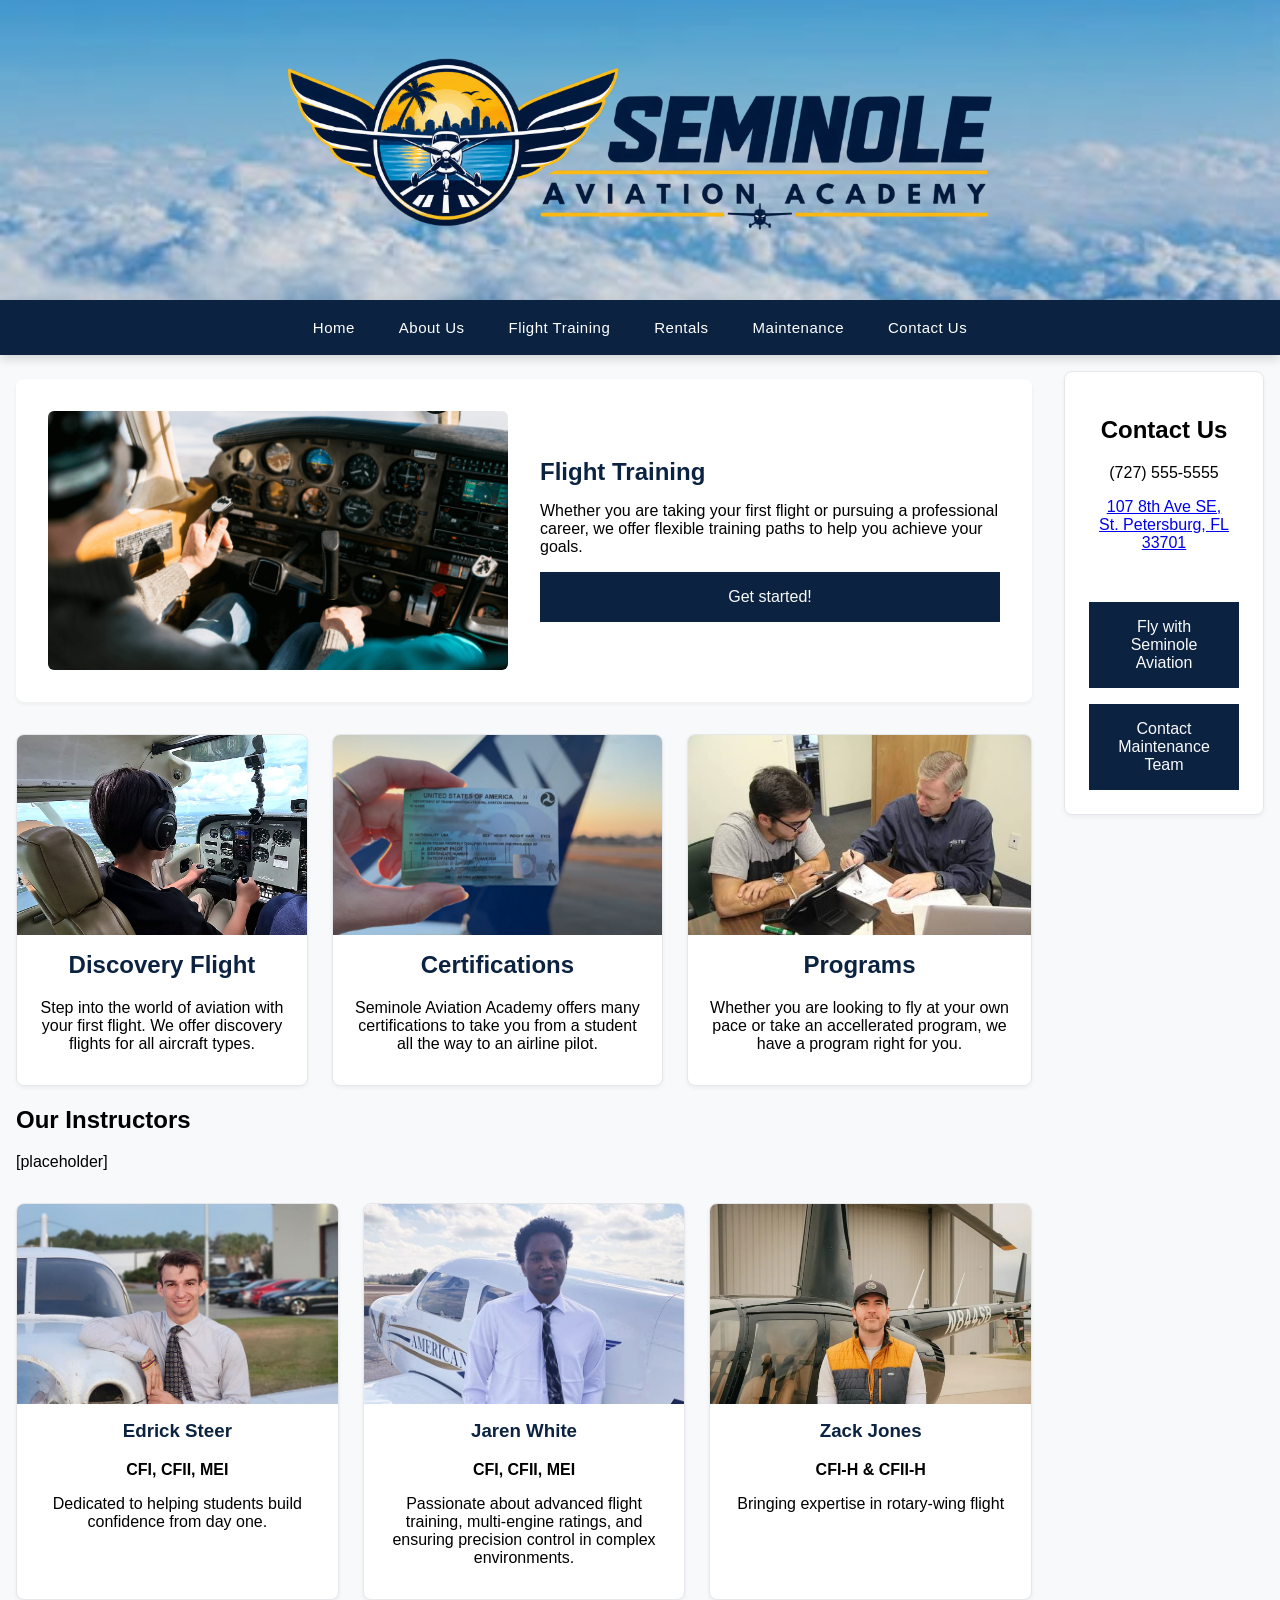
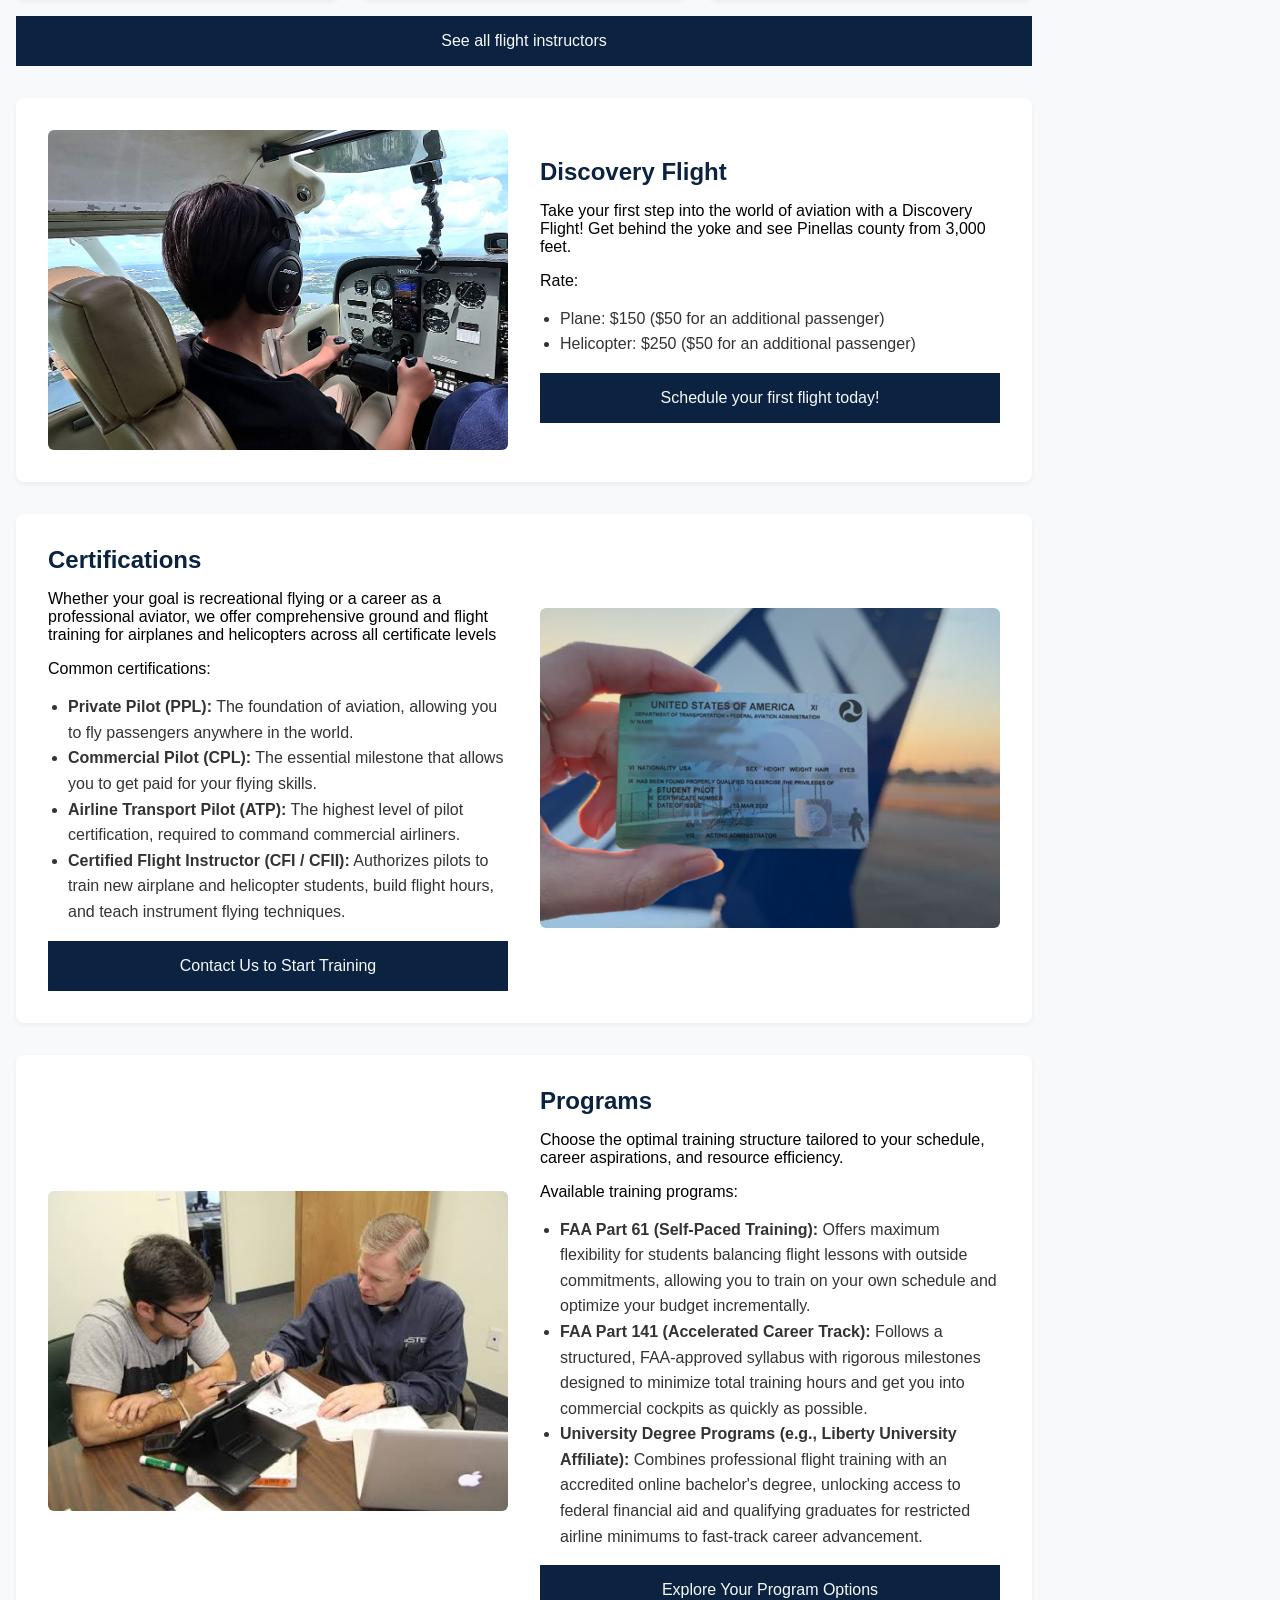
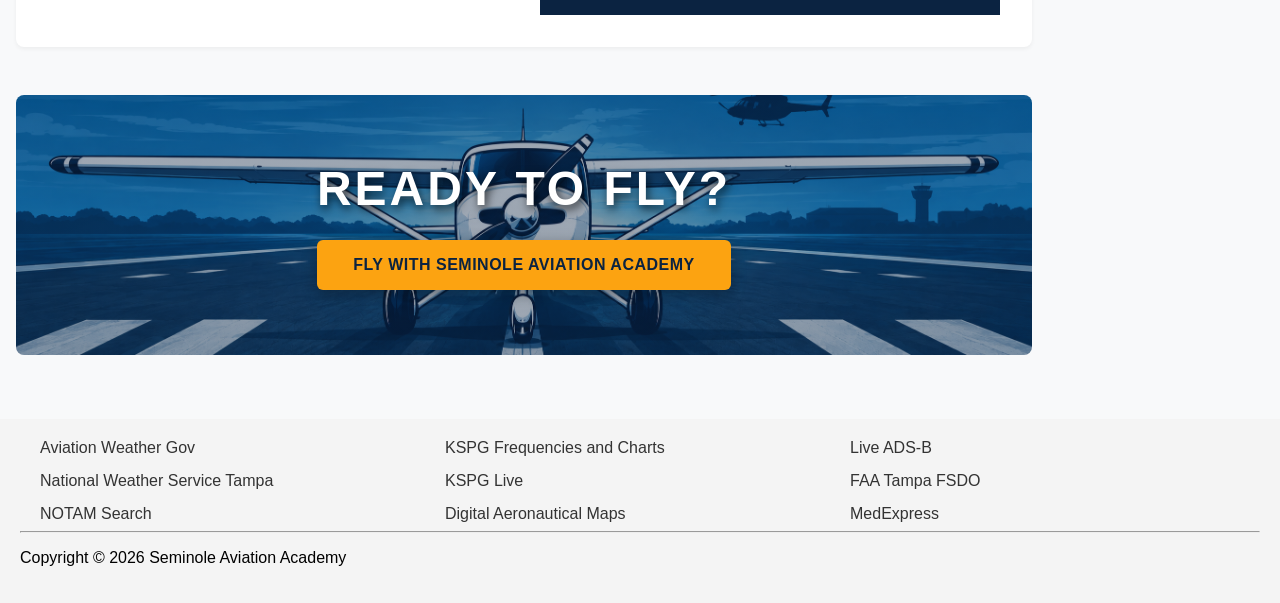
<file: Seminole_Aviation_Academy/flight-training.html>
<!DOCTYPE html>
<html lang="en">
  <head>
    <title>Seminole Aviation Academy :: Flight Training</title>
    <link rel="icon" href="Images/favicon.ico" type="image/x-icon">
    <meta charset="utf-8">
    <meta name="viewport"
    content="width=device-width, initial-scale=1.0">
    <link rel="stylesheet" href="seminole.css">
  </head>
  <body>
    <header class="hero-header">
      <div class="header-overlay">
        <img src="Images/SAA_Logo.png" alt="Seminole Aviation Academy Logo" class="main-logo">
      </div>
    </header>
    <!-- Main Responsive Sticky Navigation Bar -->
    <nav class="main-navbar">
      <!-- PC and Tablet - Centered Links -->
      <div class="nav-desktop-container">
        <div class="nav-links-centered">
          <a href="index.html">Home</a>
          <a href="about.html">About Us</a>
          <a href="flight-training.html">Flight Training</a>
          <a href="rentals.html">Rentals</a>
          <a href="maintenance.html">Maintenance</a>
          <a href="contact.html">Contact Us</a>
        </div>
      </div>
      <!-- Mobile view nav bar -->
      <div class="nav-mobile-container">
        <a href="index.html" class="mobile-logo-link"><img src="Images/SAA_logo_only.png" alt="SAA Logo Only" class="mobile-logo-img"></a>
        <!-- Hidden checkbox to control the drawer state without JavaScript -->
        <input type="checkbox" id="menu-toggle" class="menu-checkbox">
        <!-- Hamburger icon button -->
        <label for="menu-toggle" class="hamburger-btn">
          <span></span>
          <span></span>
          <span></span>
        </label>
        <!-- Slide-out Side Drawer Layer -->
        <div class="side-drawer">
          <!-- Label acting as a close overlay backdrop -->
          <label for="menu-toggle" class="drawer-close-overlay"></label>
          <div class="drawer-content">
            <!-- Close Button inside the panel -->
            <label for="menu-toggle" class="drawer-close-btn">&times;</label>
            <div class="drawer-section"> <!-- Primary Pages Stack -->
              <h3>Main Navigation</h3>
              <a href="index.html">Home</a>
              <a href="about.html">About Us</a>
              <a href="flight-training.html">Flight Training</a>
              <a href="rentals.html">Rentals</a>
              <a href="maintenance.html">Maintenance</a>
              <a href="contact.html">Contact Us</a>
            </div>
            <div class="drawer-section resources-section"> <!-- Mobile Resources Stack -->
              <h3>Additional Resources</h3>
              <a href="https://aviationweather.gov/" target="_blank">Aviation Weather Gov</a>
              <a href="https://www.weather.gov/tbw/tampabayaviationweather" target="_blank">National Weather Service Tampa</a>
              <a href="https://notams.aim.faa.gov/notamSearch/nsapp.html#/" target="_blank">NOTAM Search</a>
              <a href="https://skyvector.com/airport/SPG/Albert-Whitted-Airport" target="_blank">KSPG Frequencies and Charts</a>
              <a href="https://parkviewlive.com/locations/albert-whitted-airport" target="_blank">KSPG Live</a>
              <a href="https://vfrmap.com/?type=vfrc&lat=27.953&lon=-82.828&zoom=10&api_key=763xxE1MJHyhr48DlAP2qQ" target="_blank">Digital Aeronautical Maps</a>
              <a href="https://globe.adsbexchange.com/" target="_blank">Live ADS-B</a>
              <a href="https://www.faa.gov/about/office_org/field_offices/fsdo/tpa" target="_blank">FAA Tampa FSDO</a>
              <a href="https://medxpress.faa.gov/MedXpress/Disclaimer.aspx" target="_blank">MedExpress</a>
            </div> <!-- Closes Resources stack-->
          </div> <!-- Closes Mobile Nav Pop-up-->
        </div> <!-- Closes Nav -->
      </div>
    </nav>
    <div id="wrapper">
        <div class="content"> 
            <main class="main-content"> <!-- CONTENT GOES HERE -->

              <section class="flight-training-opening">
                <div class="FT-img-wrapper">
                  <img id="FT-open-img" src="Images/Flight-Training-Opener-1920x1080.png" alt="Student pilot learning" >
                </div>
                <div class="FT-text">
                  <H1>Flight Training</H1>
                  <p>Whether you are taking your first flight or pursuing a professional career, we offer flexible training paths to help you achieve your goals. </p>
                  <a href="contact.html" class="button">Get started!</a>
                </div>
              </section>

              <section class="FT-Cards">
                <div class="container">
                  <!-- Box 1 -->
                  <a href="#discovery-flights" class="card-link-wrapper">
                    <div class="cards">
                        <div class="card-image-wrapper">
                            <img src="Images/discoveryflight.jpg" alt="Discovery Flight" class="card-image">
                        </div>
                        <div class="card-info">
                            <h2>Discovery Flight</h2>
                            <p>Step into the world of aviation with your first flight. We offer discovery flights for all aircraft types.</p>
                        </div>
                    </div>
                  </a>
                  <!-- Box 2 -->
                  <a href="#certifications" class="card-link-wrapper"> 
                    <div class="cards">
                        <div class="card-image-wrapper">
                            <img src="Images/certifications-943x530.png" alt="Aviation certificate" class="card-image">
                        </div>
                        <div class="card-info">
                            <h2>Certifications</h2>
                            <p>Seminole Aviation Academy offers many certifications to take you from a student all the way to an airline pilot.</p>
                        </div>
                    </div>
                  </a>
                  <!-- Box 3 -->
                  <a href="#programs" class="card-link-wrapper">
                    <div class="cards">
                        <div class="card-image-wrapper">
                            <img src="Images/programs-1100x733.jpg" alt="Student being taught by an instructor" class="card-image">
                        </div>
                        <div class="card-info">
                            <h2>Programs</h2>
                            <p>Whether you are looking to fly at your own pace or take an accellerated program, we have a program right for you.</p>
                        </div>
                    </div>
                  </a>
                </div> <!-- closes container -->
              </section>

              <section class="Our instructors">
                <h2>Our Instructors</h2>
                <p>[placeholder]</p>
                <div class="container">
                  <!-- Box 1 -->
                  <div class="cards">
                      <div class="card-image-wrapper">
                          <img src="Images/Edrick-Steer-CFI-CXO-690x690.jpg" alt="Edrick-Steer" class="card-image">
                      </div>
                      <div class="card-info">
                          <h3>Edrick Steer</h3>
                          <p><b>CFI, CFII, MEI</b></p>
                          <p>Dedicated to helping students build confidence from day one.</p>
                      </div>
                  </div>
                  <!-- Box 2 -->
                  <div class="cards">
                      <div class="card-image-wrapper">
                          <img src="Images/Jaren-White-CFI-CXO-690x690.jpg" alt="Jaren White, MEI-CFI" class="card-image">
                      </div>
                      <div class="card-info">
                          <h3>Jaren White</h3>
                          <p><b>CFI, CFII, MEI</b></p>
                          <p>Passionate about advanced flight training, multi-engine ratings, and ensuring precision control in complex environments.</p>
                      </div>
                  </div>
                  <!-- Box 3 -->
                  <div class="cards">
                      <div class="card-image-wrapper">
                          <img src="Images/zack+final-640w.webp" alt="Zack, CFI-H" class="card-image">
                      </div>
                      <div class="card-info">
                          <h3>Zack Jones</h3>
                          <p><b>CFI-H & CFII-H</b></p>
                          <p>Bringing expertise in rotary-wing flight</p>
                      </div>
                  </div>
                </div> <!-- closes container -->
                <a href="about.html" class="button">See all flight instructors</a>
              </section>
              
              <section class="ft-img-left-txt-right" id="discovery-flights">
                <div class="ft-img-wrapper-left">
                  <img class="ft-discovery-img" src="Images/discoveryflight.jpg" alt="Discovery Flight">
                </div>
                <div class="ft-txt-right">
                  <h2>Discovery Flight</h2>
                  <p>Take your first step into the world of aviation with a Discovery Flight! Get behind the yoke and see Pinellas county from 3,000 feet.</p>
                  <p>Rate:</p>
                  <ul>
                    <li>Plane: $150 ($50 for an additional passenger)</li>
                    <li>Helicopter: $250 ($50 for an additional passenger)</li>
                  </ul>
                  <a href="contact.html" class="button">Schedule your first flight today!</a>
                </div>
              </section>
              
              <section class="ft-img-right-txt-left" id="certifications">
                <div class="ft-img-wrapper-right">
                  <img id="ft-cert-img" src="Images/certifications-943x530.png" alt="FAA Pilot Certificate">
                </div>
                <div class="ft-txt-left">
                  <h2>Certifications</h2>
                  <p>Whether your goal is recreational flying or a career as a professional aviator, we offer comprehensive ground and flight training for airplanes and helicopters across all certificate levels</p>
                  <p>Common certifications:</p>
                  <ul>
                    <li><strong>Private Pilot (PPL):</strong> The foundation of aviation, allowing you to fly passengers anywhere in the world.</li>
                    <li><strong>Commercial Pilot (CPL):</strong> The essential milestone that allows you to get paid for your flying skills.</li>
                    <li><strong>Airline Transport Pilot (ATP):</strong> The highest level of pilot certification, required to command commercial airliners.</li>
                    <li><strong>Certified Flight Instructor (CFI / CFII):</strong> Authorizes pilots to train new airplane and helicopter students, build flight hours, and teach instrument flying techniques.</li>
                  </ul>
                  <a href="contact.html" class="button">Contact Us to Start Training</a>
                </div>
              </section>

              <section class="ft-img-left-txt-right" id="programs">
                <div class="ft-img-wrapper-left">
                  <img class="ft-discovery-img" src="Images/programs-1100x733.jpg" alt="Programs">
                </div>
                <div class="ft-txt-right">
                  <h2>Programs</h2>
                  <p>Choose the optimal training structure tailored to your schedule, career aspirations, and resource efficiency.</p>
                  <p>Available training programs:</p>
                  <ul>
                    <li><strong>FAA Part 61 (Self-Paced Training):</strong> Offers maximum flexibility for students balancing flight lessons with outside commitments, allowing you to train on your own schedule and optimize your budget incrementally.</li>
                    <li><strong>FAA Part 141 (Accelerated Career Track):</strong> Follows a structured, FAA-approved syllabus with rigorous milestones designed to minimize total training hours and get you into commercial cockpits as quickly as possible.</li>
                    <li><strong>University Degree Programs (e.g., Liberty University Affiliate):</strong> Combines professional flight training with an accredited online bachelor's degree, unlocking access to federal financial aid and qualifying graduates for restricted airline minimums to fast-track career advancement.</li>
                  </ul>
                  <a href="contact.html" class="button">Explore Your Program Options</a>
                </div>
              </section>

              <section class="runway-cta-section">
                <div class="runway-cta-content">
                  <h2 class="runway-cta-title">Ready to Fly?</h2>
                  <a href="contact.html" class="runway-cta-btn">Fly with Seminole Aviation Academy</a>
                </div>
              </section>
            </main>
            <aside class="sidebar">
              <h2>Contact Us</h2>
              <p>(727) 555-5555</p>
              <p><a href="https://www.google.com/maps/place/Albert+Whitted+Airport/@27.7641043,-82.6311477,17z/data=!3m1!4b1!4m6!3m5!1s0x88c2e190b146c28f:0xe0880afd08de68cf!8m2!3d27.7641043!4d-82.6285728!16zL20vMGZueXAz?entry=ttu&g_ep=EgoyMDI2MDkwNi4wIKXMDSoASAFQAw%3D%3D">107 8th Ave SE,<br>St. Petersburg, FL<br>33701</a></p>
              <br>
              <a href="contact.html" class="button">Fly with Seminole Aviation</a>
              <a href="contact.html" class="button">Contact Maintenance Team</a>
            </aside> 
        </div> <!-- Closes content -->
    </div> <!-- Closes wrapper -->
    <footer class="site-footer">
  <div class="footer-grid">
    <!-- Group 1 -->
    <div class="footer-column">
      <a href="https://aviationweather.gov/" target="_blank">Aviation Weather Gov</a>
      <a href="https://www.weather.gov/tbw/tampabayaviationweather" target="_blank">National Weather Service Tampa</a>
      <a href="https://notams.aim.faa.gov/notamSearch/nsapp.html#/" target="_blank">NOTAM Search</a>
    </div>
    <!-- Group 2 -->
    <div class="footer-column">
      <a href="https://skyvector.com/airport/SPG/Albert-Whitted-Airport" target="_blank">KSPG Frequencies and Charts</a>
      <a href="https://parkviewlive.com/locations/albert-whitted-airport" target="_blank">KSPG Live</a>
      <a href="https://vfrmap.com/?type=vfrc&lat=27.953&lon=-82.828&zoom=10&api_key=763xxE1MJHyhr48DlAP2qQ" target="_blank">Digital Aeronautical Maps</a>
    </div>
    
    <!-- Group 3 -->
    <div class="footer-column">
      <a href="https://globe.adsbexchange.com/" target="_blank">Live ADS-B</a>
      <a href="https://www.faa.gov/about/office_org/field_offices/fsdo/tpa" target="_blank">FAA Tampa FSDO</a>
      <a href="https://medxpress.faa.gov/MedXpress/Disclaimer.aspx" target="_blank">MedExpress</a>
    </div>
  </div>
  <hr>
    <p>Copyright &copy; 2026 Seminole Aviation Academy</p>
</footer>
    <script>
    </script>
  </body>
</html>
</file>
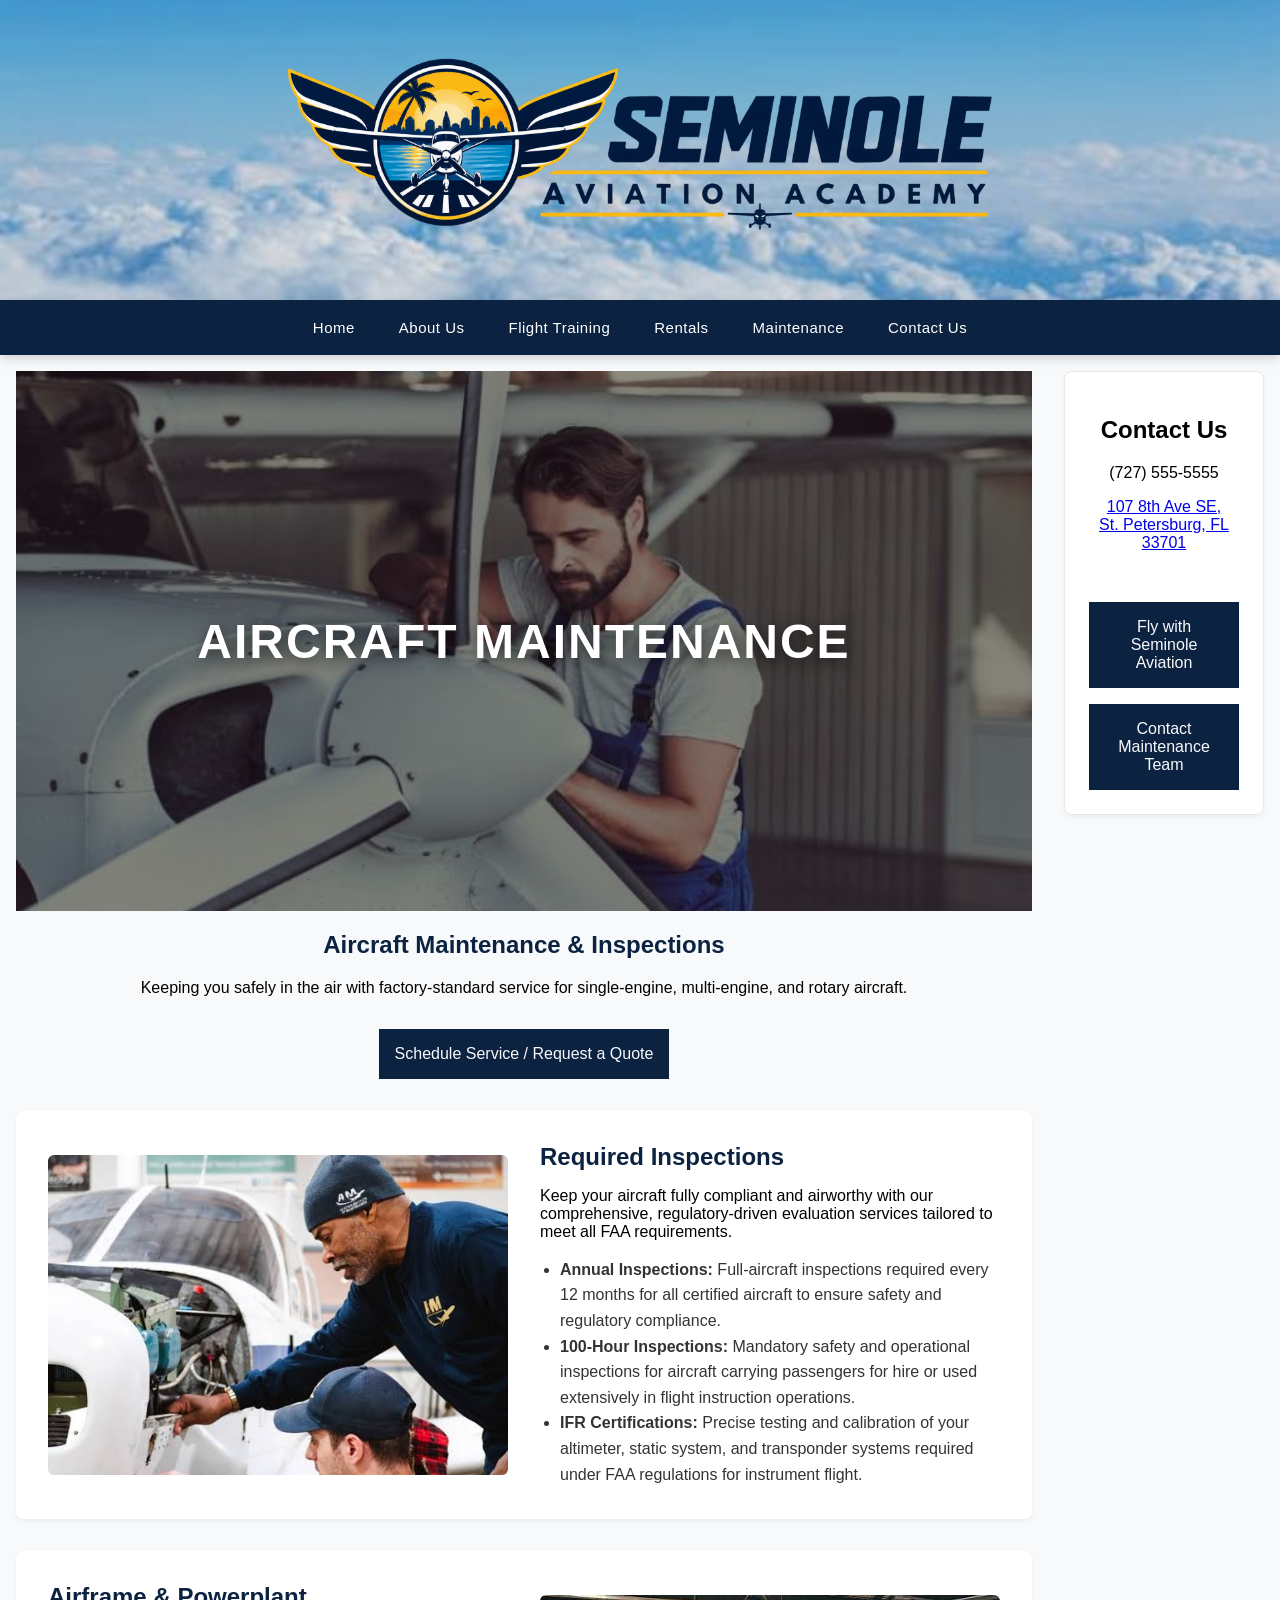
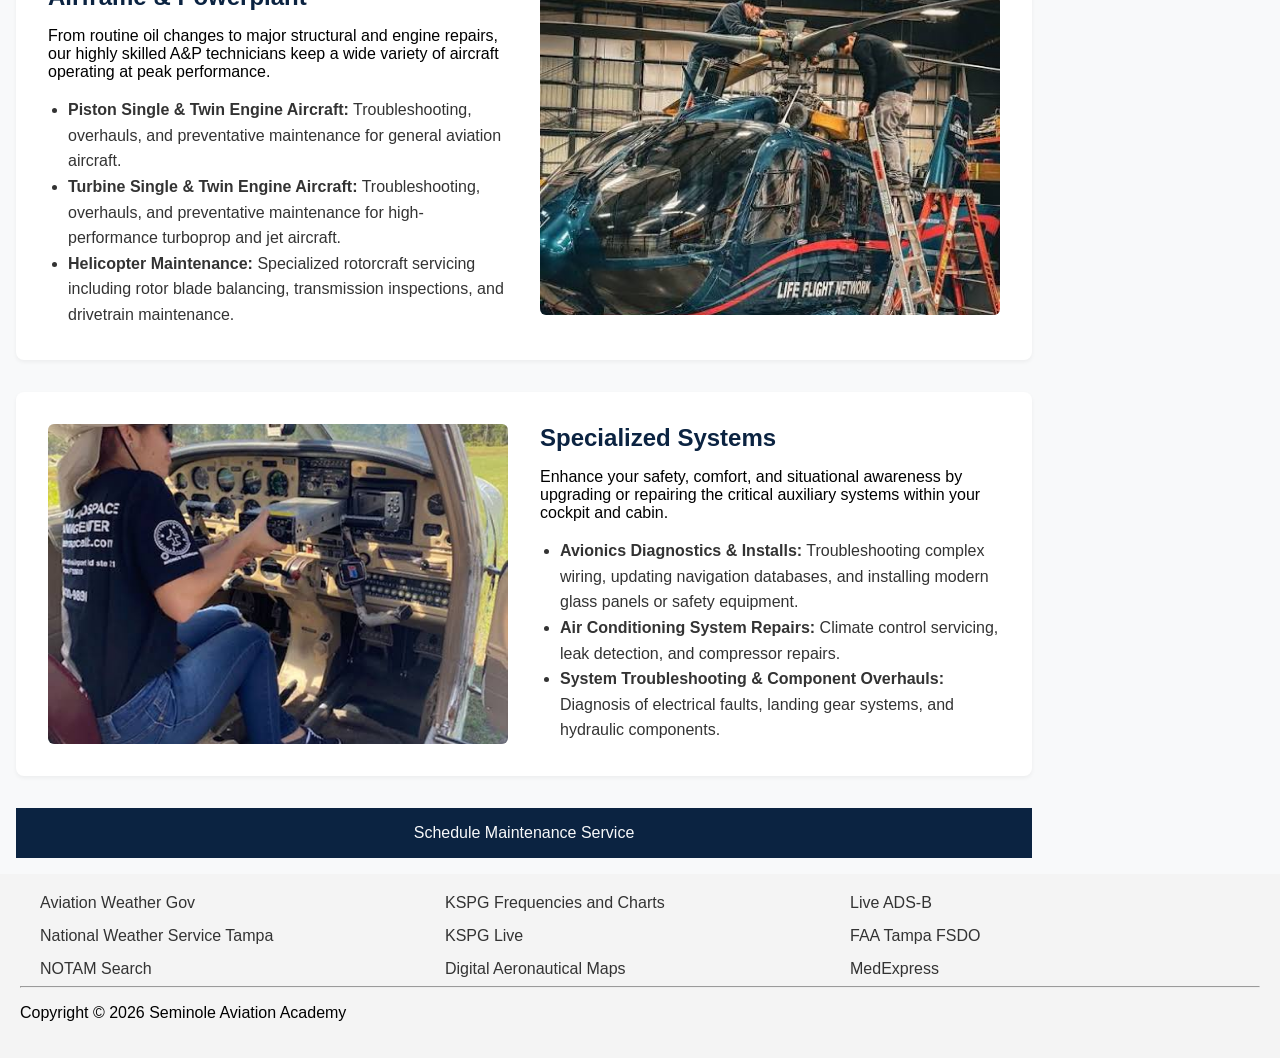
<file: Seminole_Aviation_Academy/maintenance.html>
<!DOCTYPE html>
<html lang="en">
  <head>
    <title>Seminole Aviation Academy :: Maintenance</title>
    <link rel="icon" href="Images/favicon.ico" type="image/x-icon">
    <meta charset="utf-8">
    <meta name="viewport"
    content="width=device-width, initial-scale=1.0">
    <link rel="stylesheet" href="seminole.css">
  </head>
  <body>
    <header class="hero-header">
      <div class="header-overlay">
        <img src="Images/SAA_Logo.png" alt="Seminole Aviation Academy Logo" class="main-logo">
      </div>
    </header>
    <!-- Main Responsive Sticky Navigation Bar -->
    <nav class="main-navbar">
      <!-- PC and Tablet - Centered Links -->
      <div class="nav-desktop-container">
        <div class="nav-links-centered">
          <a href="index.html">Home</a>
          <a href="about.html">About Us</a>
          <a href="flight-training.html">Flight Training</a>
          <a href="rentals.html">Rentals</a>
          <a href="maintenance.html">Maintenance</a>
          <a href="contact.html">Contact Us</a>
        </div>
      </div>
      <!-- Mobile view nav bar -->
      <div class="nav-mobile-container">
        <a href="index.html" class="mobile-logo-link"><img src="Images/SAA_logo_only.png" alt="SAA Logo Only" class="mobile-logo-img"></a>
        <!-- Hidden checkbox to control the drawer state without JavaScript -->
        <input type="checkbox" id="menu-toggle" class="menu-checkbox">
        <!-- Hamburger icon button -->
        <label for="menu-toggle" class="hamburger-btn">
          <span></span>
          <span></span>
          <span></span>
        </label>
        <!-- Slide-out Side Drawer Layer -->
        <div class="side-drawer">
          <!-- Label acting as a close overlay backdrop -->
          <label for="menu-toggle" class="drawer-close-overlay"></label>
          <div class="drawer-content">
            <!-- Close Button inside the panel -->
            <label for="menu-toggle" class="drawer-close-btn">&times;</label>
            <div class="drawer-section"> <!-- Primary Pages Stack -->
              <h3>Main Navigation</h3>
              <a href="index.html">Home</a>
              <a href="about.html">About Us</a>
              <a href="flight-training.html">Flight Training</a>
              <a href="rentals.html">Rentals</a>
              <a href="maintenance.html">Maintenance</a>
              <a href="contact.html">Contact Us</a>
            </div>
            <div class="drawer-section resources-section"> <!-- Mobile Resources Stack -->
              <h3>Additional Resources</h3>
              <a href="https://aviationweather.gov/" target="_blank">Aviation Weather Gov</a>
              <a href="https://www.weather.gov/tbw/tampabayaviationweather" target="_blank">National Weather Service Tampa</a>
              <a href="https://notams.aim.faa.gov/notamSearch/nsapp.html#/" target="_blank">NOTAM Search</a>
              <a href="https://skyvector.com/airport/SPG/Albert-Whitted-Airport" target="_blank">KSPG Frequencies and Charts</a>
              <a href="https://parkviewlive.com/locations/albert-whitted-airport" target="_blank">KSPG Live</a>
              <a href="https://vfrmap.com/?type=vfrc&lat=27.953&lon=-82.828&zoom=10&api_key=763xxE1MJHyhr48DlAP2qQ" target="_blank">Digital Aeronautical Maps</a>
              <a href="https://globe.adsbexchange.com/" target="_blank">Live ADS-B</a>
              <a href="https://www.faa.gov/about/office_org/field_offices/fsdo/tpa" target="_blank">FAA Tampa FSDO</a>
              <a href="https://medxpress.faa.gov/MedXpress/Disclaimer.aspx" target="_blank">MedExpress</a>
            </div> <!-- Closes Resources stack-->
          </div> <!-- Closes Mobile Nav Pop-up-->
        </div> <!-- Closes Nav -->
      </div>
    </nav>
    <div id="wrapper">
        <div class="content"> 
            <main class="main-content"> <!-- CONTENT GOES HERE -->

              <section class="hero-promo-section-maint">
                <div class="hero-content-maint">
                  <h1 class="hero-text-maint">Aircraft Maintenance</h1>
                </div>
              </section>

              <section class="maint-info">
                <h2>Aircraft Maintenance & Inspections</h2>
                <p>Keeping you safely in the air with factory-standard service for single-engine, multi-engine, and rotary aircraft.</p>
                <a href="contact.html" class="small-button">Schedule Service / Request a Quote</a>
              </section>

              <section class="ft-img-left-txt-right" id="discovery-flights">
                <div class="ft-img-wrapper-left">
                  <img class="ft-discovery-img" src="Images/AnP-inspections-1024x1024.jpg" alt="Discovery Flight">
                </div>
                <div class="ft-txt-right">
                  <h2>Required Inspections</h2>
                  <p>Keep your aircraft fully compliant and airworthy with our comprehensive, regulatory-driven evaluation services tailored to meet all FAA requirements.</p>
                  <ul>
                    <li><strong>Annual Inspections:</strong> Full-aircraft inspections required every 12 months for all certified aircraft to ensure safety and regulatory compliance.</li>
                    <li><strong>100-Hour Inspections:</strong> Mandatory safety and operational inspections for aircraft carrying passengers for hire or used extensively in flight instruction operations.</li>
                    <li><strong>IFR Certifications:</strong> Precise testing and calibration of your altimeter, static system, and transponder systems required under FAA regulations for instrument flight.</li>
                  </ul>
                </div>
              </section>
              
              <section class="ft-img-right-txt-left" id="certifications">
                <div class="ft-img-wrapper-right">
                  <img id="ft-cert-img" src="Images/AnP-AnPH-1440x1440.jpg" alt="FAA Pilot Certificate">
                </div>
                <div class="ft-txt-left">
                  <h2>Airframe & Powerplant</h2>
                  <p>From routine oil changes to major structural and engine repairs, our highly skilled A&P technicians keep a wide variety of aircraft operating at peak performance.</p>
                  <ul>
                    <li><strong>Piston Single & Twin Engine Aircraft:</strong> Troubleshooting, overhauls, and preventative maintenance for general aviation aircraft.</li>
                    <li><strong>Turbine Single & Twin Engine Aircraft:</strong> Troubleshooting, overhauls, and preventative maintenance for high-performance turboprop and jet aircraft.</li>
                    <li><strong>Helicopter Maintenance:</strong> Specialized rotorcraft servicing including rotor blade balancing, transmission inspections, and drivetrain maintenance.</li>
                  </ul>
                </div>
              </section>

              <section class="ft-img-left-txt-right" id="programs">
                <div class="ft-img-wrapper-left">
                  <img class="ft-discovery-img" src="Images/AnP-avionics-800x800.jpg" alt="Programs">
                </div>
                <div class="ft-txt-right">
                  <h2>Specialized Systems</h2>
                  <p>Enhance your safety, comfort, and situational awareness by upgrading or repairing the critical auxiliary systems within your cockpit and cabin.</p>
                  <ul>
                    <li><strong>Avionics Diagnostics & Installs:</strong> Troubleshooting complex wiring, updating navigation databases, and installing modern glass panels or safety equipment.</li>
                    <li><strong>Air Conditioning System Repairs:</strong> Climate control servicing, leak detection, and compressor repairs.</li>
                    <li><strong>System Troubleshooting & Component Overhauls:</strong> Diagnosis of electrical faults, landing gear systems, and hydraulic components.</li>
                  </ul>
                </div>
              </section>
              <a href="contact.html" class="button">Schedule Maintenance Service</a>

            </main>
            <aside class="sidebar">
              <h2>Contact Us</h2>
              <p>(727) 555-5555</p>
              <p><a href="https://www.google.com/maps/place/Albert+Whitted+Airport/@27.7641043,-82.6311477,17z/data=!3m1!4b1!4m6!3m5!1s0x88c2e190b146c28f:0xe0880afd08de68cf!8m2!3d27.7641043!4d-82.6285728!16zL20vMGZueXAz?entry=ttu&g_ep=EgoyMDI2MDkwNi4wIKXMDSoASAFQAw%3D%3D">107 8th Ave SE,<br>St. Petersburg, FL<br>33701</a></p>
              <br>
              <a href="contact.html" class="button">Fly with Seminole Aviation</a>
              <a href="contact.html" class="button">Contact Maintenance Team</a>
            </aside> 
        </div> <!-- Closes content -->
    </div> <!-- Closes wrapper -->
    <footer class="site-footer">
  <div class="footer-grid">
    <!-- Group 1 -->
    <div class="footer-column">
      <a href="https://aviationweather.gov/" target="_blank">Aviation Weather Gov</a>
      <a href="https://www.weather.gov/tbw/tampabayaviationweather" target="_blank">National Weather Service Tampa</a>
      <a href="https://notams.aim.faa.gov/notamSearch/nsapp.html#/" target="_blank">NOTAM Search</a>
    </div>
    <!-- Group 2 -->
    <div class="footer-column">
      <a href="https://skyvector.com/airport/SPG/Albert-Whitted-Airport" target="_blank">KSPG Frequencies and Charts</a>
      <a href="https://parkviewlive.com/locations/albert-whitted-airport" target="_blank">KSPG Live</a>
      <a href="https://vfrmap.com/?type=vfrc&lat=27.953&lon=-82.828&zoom=10&api_key=763xxE1MJHyhr48DlAP2qQ" target="_blank">Digital Aeronautical Maps</a>
    </div>
    
    <!-- Group 3 -->
    <div class="footer-column">
      <a href="https://globe.adsbexchange.com/" target="_blank">Live ADS-B</a>
      <a href="https://www.faa.gov/about/office_org/field_offices/fsdo/tpa" target="_blank">FAA Tampa FSDO</a>
      <a href="https://medxpress.faa.gov/MedXpress/Disclaimer.aspx" target="_blank">MedExpress</a>
    </div>
  </div>
  <hr>
    <p>Copyright &copy; 2026 Seminole Aviation Academy</p>
</footer>
    <script>
    </script>
  </body>
</html>
</file>
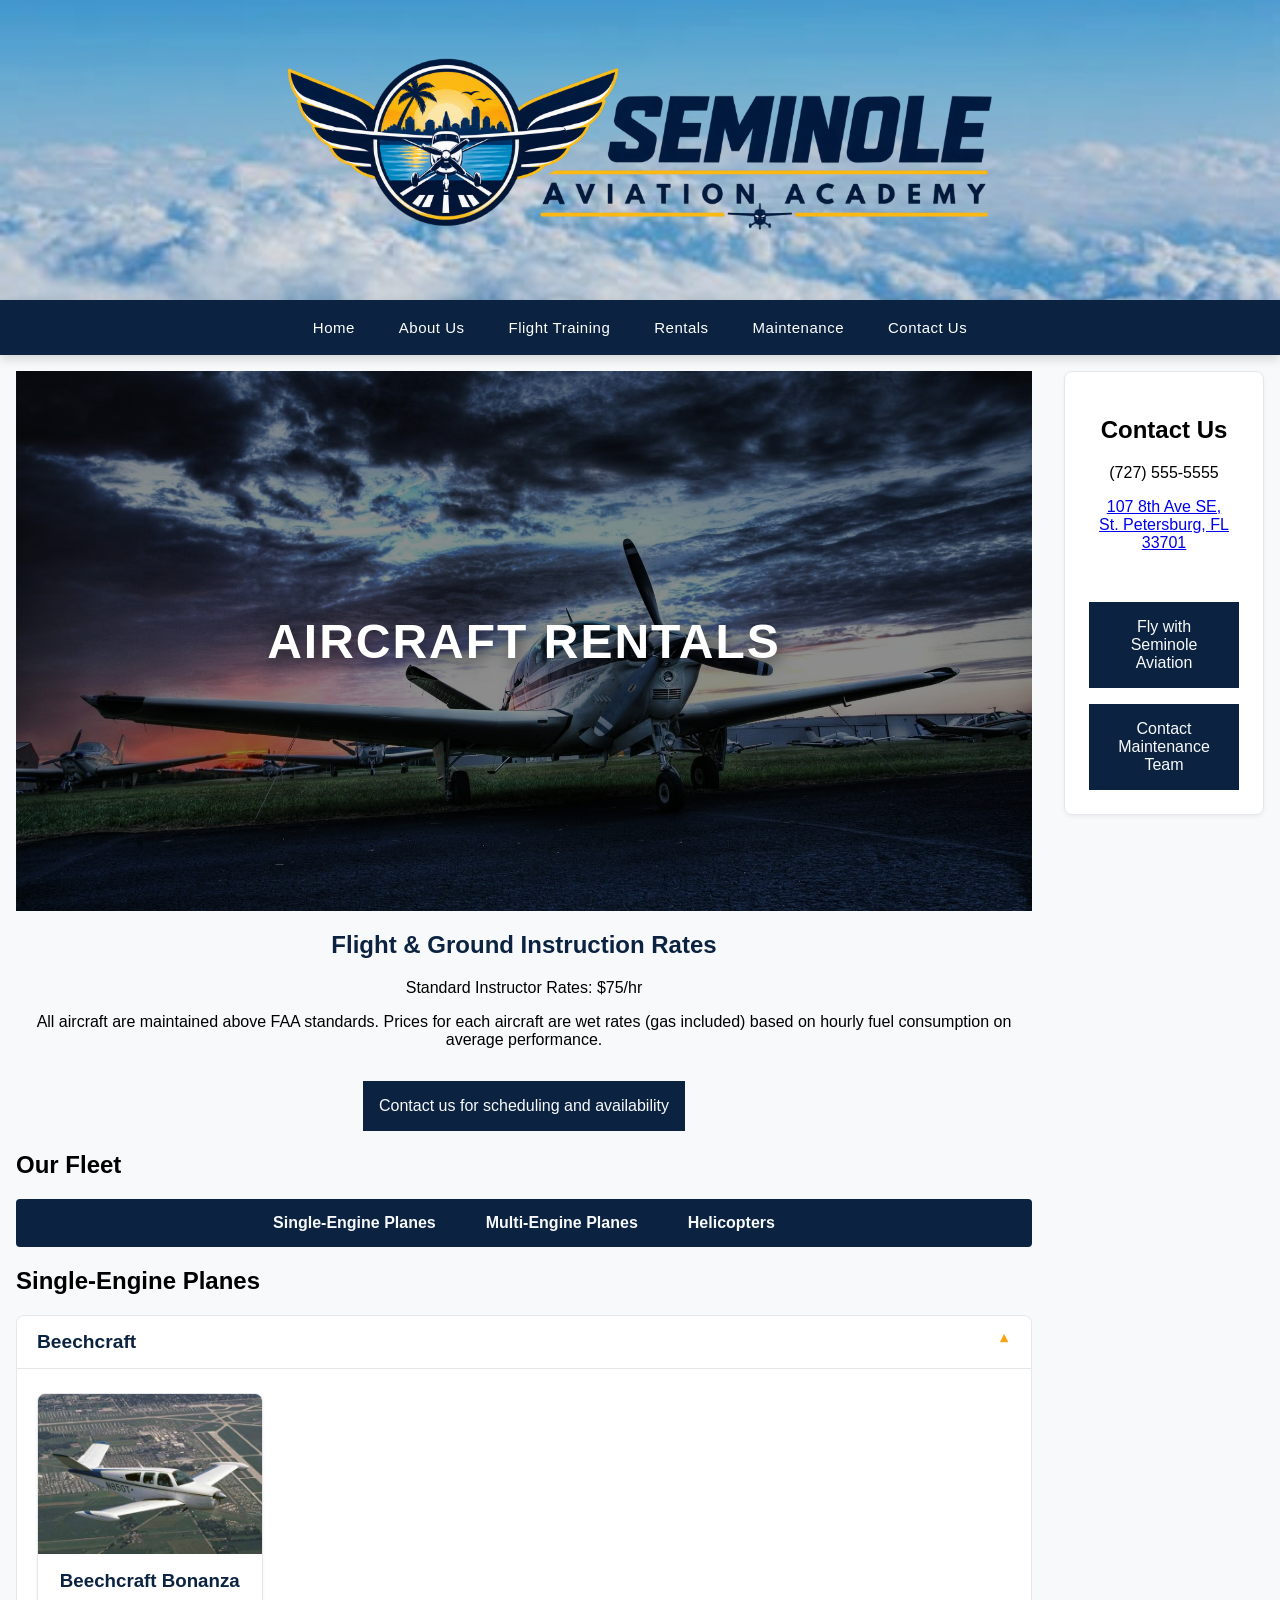
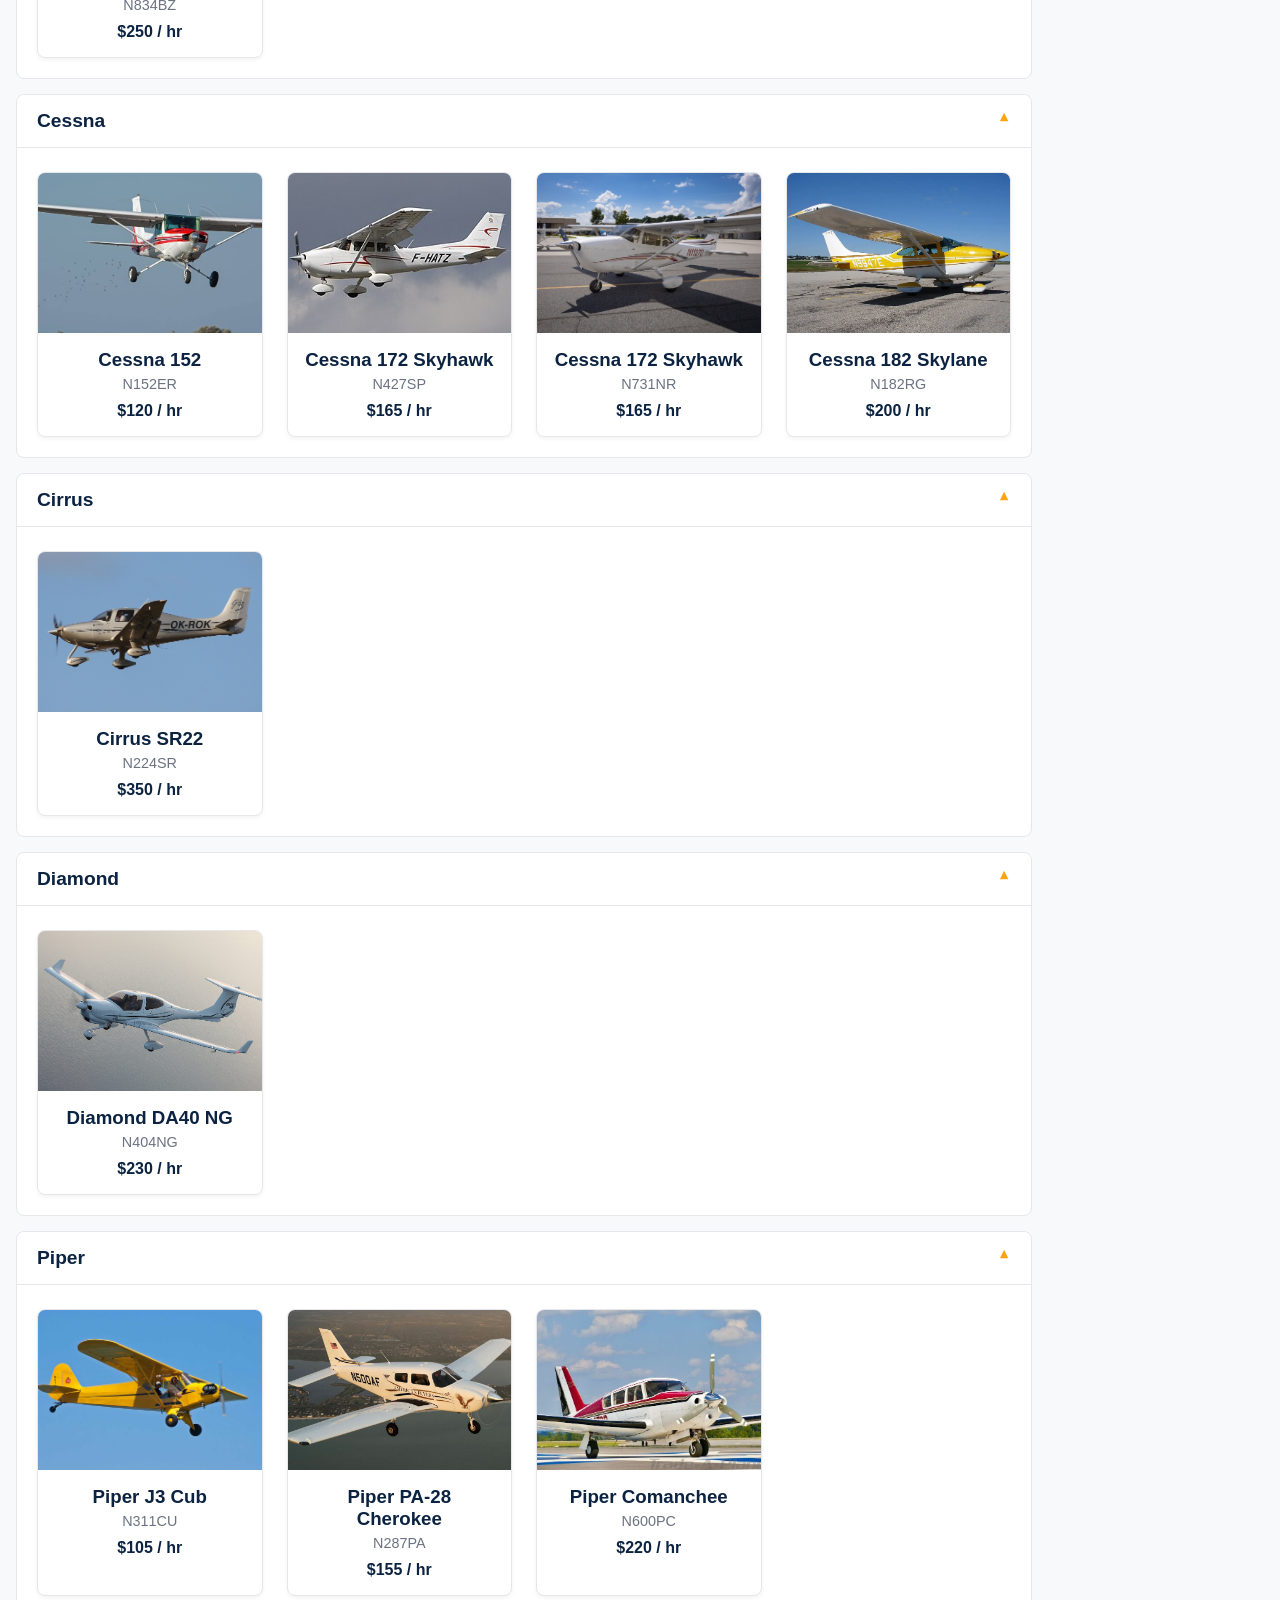
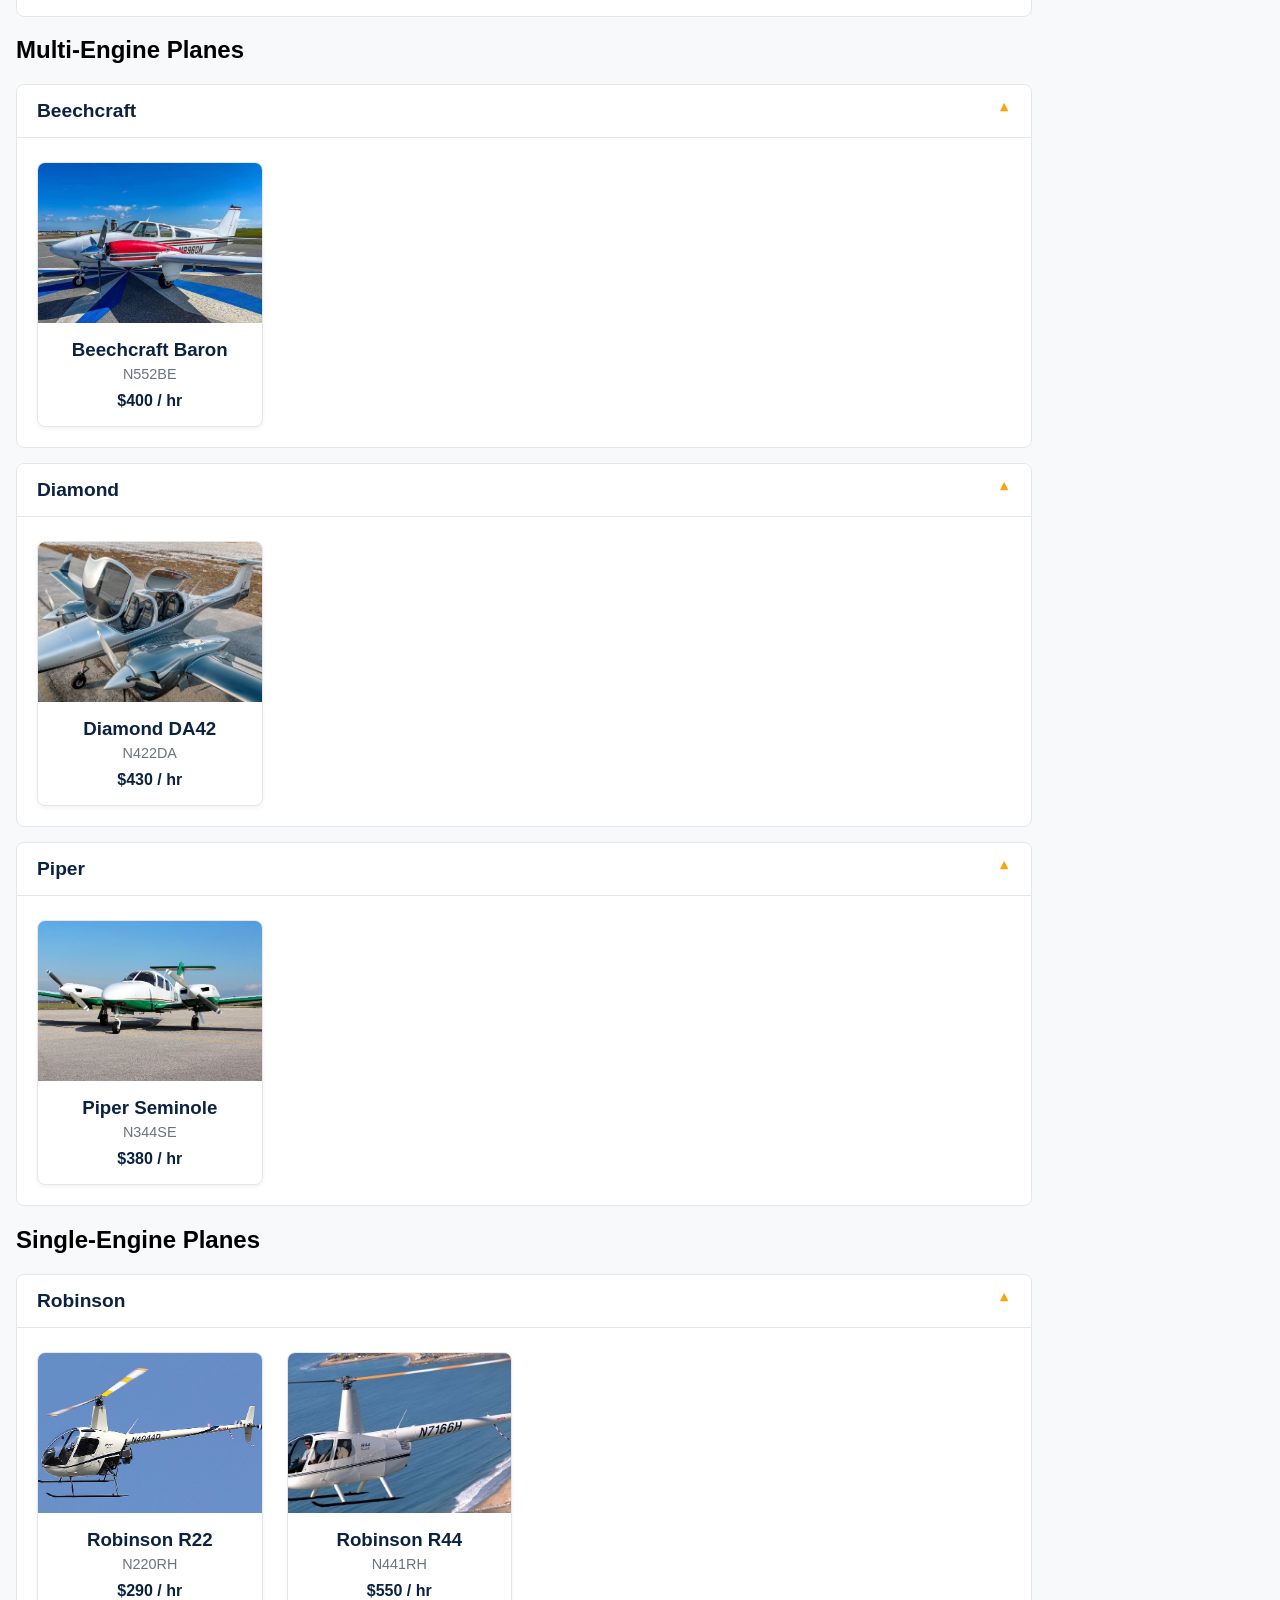
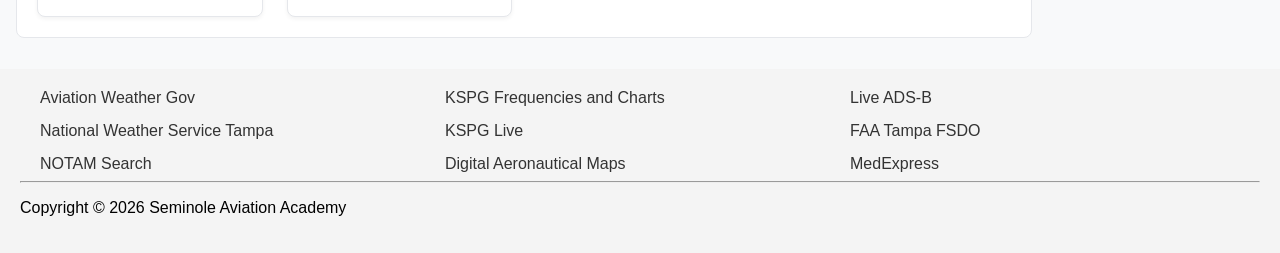
<file: Seminole_Aviation_Academy/rentals.html>
<!DOCTYPE html>
<html lang="en">
  <head>
    <title>Seminole Aviation Academy :: Rentals</title>
    <link rel="icon" href="Images/favicon.ico" type="image/x-icon">
    <meta charset="utf-8">
    <meta name="viewport"
    content="width=device-width, initial-scale=1.0">
    <link rel="stylesheet" href="seminole.css">
  </head>
  <body>
    <header class="hero-header">
      <div class="header-overlay">
        <img src="Images/SAA_Logo.png" alt="Seminole Aviation Academy Logo" class="main-logo">
      </div>
    </header>
    <!-- Main Responsive Sticky Navigation Bar -->
    <nav class="main-navbar">
      <!-- PC and Tablet - Centered Links -->
      <div class="nav-desktop-container">
        <div class="nav-links-centered">
          <a href="index.html">Home</a>
          <a href="about.html">About Us</a>
          <a href="flight-training.html">Flight Training</a>
          <a href="rentals.html">Rentals</a>
          <a href="maintenance.html">Maintenance</a>
          <a href="contact.html">Contact Us</a>
        </div>
      </div>
      <!-- Mobile view nav bar -->
      <div class="nav-mobile-container">
        <a href="index.html" class="mobile-logo-link"><img src="Images/SAA_logo_only.png" alt="SAA Logo Only" class="mobile-logo-img"></a>
        <!-- Hidden checkbox to control the drawer state without JavaScript -->
        <input type="checkbox" id="menu-toggle" class="menu-checkbox">
        <!-- Hamburger icon button -->
        <label for="menu-toggle" class="hamburger-btn">
          <span></span>
          <span></span>
          <span></span>
        </label>
        <!-- Slide-out Side Drawer Layer -->
        <div class="side-drawer">
          <!-- Label acting as a close overlay backdrop -->
          <label for="menu-toggle" class="drawer-close-overlay"></label>
          <div class="drawer-content">
            <!-- Close Button inside the panel -->
            <label for="menu-toggle" class="drawer-close-btn">&times;</label>
            <div class="drawer-section"> <!-- Primary Pages Stack -->
              <h3>Main Navigation</h3>
              <a href="index.html">Home</a>
              <a href="about.html">About Us</a>
              <a href="flight-training.html">Flight Training</a>
              <a href="rentals.html">Rentals</a>
              <a href="maintenance.html">Maintenance</a>
              <a href="contact.html">Contact Us</a>
            </div>
            <div class="drawer-section resources-section"> <!-- Mobile Resources Stack -->
              <h3>Additional Resources</h3>
              <a href="https://aviationweather.gov/" target="_blank">Aviation Weather Gov</a>
              <a href="https://www.weather.gov/tbw/tampabayaviationweather" target="_blank">National Weather Service Tampa</a>
              <a href="https://notams.aim.faa.gov/notamSearch/nsapp.html#/" target="_blank">NOTAM Search</a>
              <a href="https://skyvector.com/airport/SPG/Albert-Whitted-Airport" target="_blank">KSPG Frequencies and Charts</a>
              <a href="https://parkviewlive.com/locations/albert-whitted-airport" target="_blank">KSPG Live</a>
              <a href="https://vfrmap.com/?type=vfrc&lat=27.953&lon=-82.828&zoom=10&api_key=763xxE1MJHyhr48DlAP2qQ" target="_blank">Digital Aeronautical Maps</a>
              <a href="https://globe.adsbexchange.com/" target="_blank">Live ADS-B</a>
              <a href="https://www.faa.gov/about/office_org/field_offices/fsdo/tpa" target="_blank">FAA Tampa FSDO</a>
              <a href="https://medxpress.faa.gov/MedXpress/Disclaimer.aspx" target="_blank">MedExpress</a>
            </div> <!-- Closes Resources stack-->
          </div> <!-- Closes Mobile Nav Pop-up-->
        </div> <!-- Closes Nav -->
      </div>
    </nav>
    <div id="wrapper">
        <div class="content"> 
            <main class="main-content"> <!-- CONTENT GOES HERE -->
              <section class="hero-promo-section-rent">
                <div class="hero-content-rent">
                  <h1 class="hero-text-rent">Aircraft Rentals</h1>
                </div>
              </section>

              <section class="rental-info">
                <h2>Flight & Ground Instruction Rates</h2>
                <p>Standard Instructor Rates: $75/hr</p>
                <p>All aircraft are maintained above FAA standards. Prices for each aircraft are wet rates (gas included) based on hourly fuel consumption on average performance.</p>
                <a href="contact.html" class="small-button">Contact us for scheduling and availability</a>
              </section>
              
              
              <section class="our-fleet">
                <h2>Our Fleet</h2>
                <nav class="fleet-sub-nav">
                  <ul class="fleet-nav-menu">
                    
                    <!-- Category 1: Single-Engine -->
                    <li class="fleet-nav-item">
                      <a href="#single-engine-section" class="fleet-nav-link">Single-Engine Planes</a>
                      <ul class="fleet-dropdown">
                        <li><a href="#single-beechcraft">Beechcraft</a></li>
                        <li><a href="#single-cessna">Cessna</a></li>
                        <li><a href="#single-cirrus">Cirrus</a></li>
                        <li><a href="#single-diamond">Diamond</a></li>
                        <li><a href="#single-piper">Piper</a></li> 
                      </ul>
                    </li>

                    <!-- Category 2: Multi-Engine -->
                    <li class="fleet-nav-item">
                      <a href="#multi-engine-section" class="fleet-nav-link">Multi-Engine Planes</a>
                      <ul class="fleet-dropdown">
                        <li><a href="#multi-beechcraft">Beechcraft</a></li>
                        <li><a href="#multi-diamond">Diamond</a></li>
                        <li><a href="#multi-piper">Piper</a></li>
                      </ul>
                    </li>

                    <!-- Category 3: Helicopters -->
                    <li class="fleet-nav-item">
                      <a href="#helicopter-section" class="fleet-nav-link">Helicopters</a>
                      <ul class="fleet-dropdown">
                        <li><a href="#heli-robinson">Robinson</a></li>
                      </ul>
                    </li>
                  </ul>
                </nav>          
                <div class="main-content">
                  <!-- ================= SINGLE ENGINE SECTION ================= -->
                  <section id="single-engine-section" class="fleet-category">
                    <h2>Single-Engine Planes</h2>
                    <!-- Beechcraft Single engine -->
                    <div class="accordion-item" id="single-beechcraft">
                      <input type="checkbox" id="toggle-single-beechcraft" class="accordion-toggle" checked>
                      <label for="toggle-single-beechcraft" class="accordion-label">Beechcraft</label>
                      <div class="accordion-content">
                        <div class="fleet-card-grid">
                          <!-- Card Template -->
                          <div class="fleet-grid-card">
                            <div class="fleet-card-image">
                              <img src="Images/beechcraft_bonanza-500x408.jpg" alt="Beechcraft Bonanza">
                            </div>
                            <div class="fleet-card-info">
                              <h3>Beechcraft Bonanza</h3>
                              <p class="tail-number">N834BZ</p>
                              <p class="rental-rate">$250 / hr</p>
                            </div> <!-- Closes text -->
                          </div> <!-- Closes Card -->
                        </div> <!-- Closes Card Grid for group-->
                      </div> <!-- Closes accordian -->
                    </div> <!-- Closes Beechcraft Single Engine-->
                    
                    <!-- Cessna Single engine -->
                    <div class="accordion-item" id="single-cessna">
                      <input type="checkbox" id="toggle-cessna" class="accordion-toggle" checked>
                      <label for="toggle-cessna" class="accordion-label">Cessna</label>
                      <div class="accordion-content">
                        <div class="fleet-card-grid">
                          <!-- Card Template 1 -->
                          <div class="fleet-grid-card">
                            <div class="fleet-card-image">
                              <img src="Images/cessna_152-650x433.jpg" alt="Cessna 152">
                            </div>
                            <div class="fleet-card-info">
                              <h3>Cessna 152</h3>
                              <p class="tail-number">N152ER</p>
                              <p class="rental-rate">$120 / hr</p>
                            </div>
                          </div>
                          <!-- Card Template 2 -->
                          <div class="fleet-grid-card">
                            <div class="fleet-card-image">
                              <img src="Images/Cessna_172_330x220.jpg" alt="Cessna 172 Skyhawk">
                            </div>
                            <div class="fleet-card-info">
                              <h3>Cessna 172 Skyhawk</h3>
                              <p class="tail-number">N427SP</p>
                              <p class="rental-rate">$165 / hr</p>
                            </div>
                          </div>
                          <!-- Card Template 3 -->
                          <div class="fleet-grid-card">
                            <div class="fleet-card-image">
                              <img src="Images/cessna_172-1000x667.jpg" alt="Cessna 172 Skyhawk">
                            </div>
                            <div class="fleet-card-info">
                              <h3>Cessna 172 Skyhawk</h3>
                              <p class="tail-number">N731NR</p>
                              <p class="rental-rate">$165 / hr</p>
                            </div>
                          </div>
                          <!-- Card Template 4 -->
                          <div class="fleet-grid-card">
                            <div class="fleet-card-image">
                              <img src="Images/cessna-182-skylane-1280x878.webp" alt="Cessna 182 ">
                            </div>
                            <div class="fleet-card-info">
                              <h3>Cessna 182 Skylane</h3>
                              <p class="tail-number">N182RG</p>
                              <p class="rental-rate">$200 / hr</p>
                            </div> <!-- Closes text -->
                          </div> <!-- Closes Card -->
                        </div> <!-- Closes Card Grid for group-->
                      </div> <!-- Closes accordian -->
                    </div> <!-- Closes Cessna Single Engine-->

                    <!-- Cirrus Single engine -->
                    <div class="accordion-item" id="single-cirrus">
                      <input type="checkbox" id="toggle-cirrus" class="accordion-toggle" checked>
                      <label for="toggle-cirrus" class="accordion-label">Cirrus</label>
                      <div class="accordion-content">
                        <div class="fleet-card-grid">
                          <!-- Card Template 1 -->
                          <div class="fleet-grid-card">
                            <div class="fleet-card-image">
                              <img src="Images/Cirrus_SR-22-1024x734.jpg" alt="Cirrus SR22">
                            </div>
                            <div class="fleet-card-info">
                              <h3>Cirrus SR22</h3>
                              <p class="tail-number">N224SR</p>
                              <p class="rental-rate">$350 / hr</p>
                            </div>
                          </div>
                        </div>
                      </div>
                    </div> <!-- Closes Cirrus Single -->

                    <!-- Diamond Single engine -->
                    <div class="accordion-item" id="single-diamond">
                      <input type="checkbox" id="toggle-diamond" class="accordion-toggle" checked>
                      <label for="toggle-diamond" class="accordion-label">Diamond</label>
                      <div class="accordion-content">
                        <div class="fleet-card-grid">
                          <!-- Card Template 1 -->
                          <div class="fleet-grid-card">
                            <div class="fleet-card-image">
                              <img src="Images/diamond_DA40-NG-1400x874.jpg" alt="Diamond DA40 NG">
                            </div>
                            <div class="fleet-card-info">
                              <h3>Diamond DA40 NG</h3>
                              <p class="tail-number">N404NG</p>
                              <p class="rental-rate">$230 / hr</p>
                            </div>
                          </div>
                        </div>
                      </div>
                    </div>

                    <!-- Piper Single engine -->
                    <div class="accordion-item" id="single-piper">
                      <input type="checkbox" id="toggle-single-piper" class="accordion-toggle" checked>
                      <label for="toggle-single-piper" class="accordion-label">Piper</label>
                      <div class="accordion-content">
                        <div class="fleet-card-grid">
                           <div class="fleet-grid-card">
                            <div class="fleet-card-image">
                              <img src="Images/j3-cub.jpg" alt="Piper J3 Cub">
                            </div>
                            <div class="fleet-card-info">
                              <h3>Piper J3 Cub</h3>
                              <p class="tail-number">N311CU</p>
                              <p class="rental-rate">$105 / hr</p>
                            </div> <!-- Closes text -->
                          </div> <!-- Closes Card -->
                           <div class="fleet-grid-card">
                            <div class="fleet-card-image">
                              <img src="Images/piper_PA-28-846x564.jpg" alt="Piper Cherokee">
                            </div>
                            <div class="fleet-card-info">
                              <h3>Piper PA-28 Cherokee</h3>
                              <p class="tail-number">N287PA</p>
                              <p class="rental-rate">$155 / hr</p>
                            </div> <!-- Closes text -->
                          </div> <!-- Closes Card -->
                          <div class="fleet-grid-card">
                            <div class="fleet-card-image">
                              <img src="Images/piper_comanche_680x453.jpg" alt="Piper Commanche">
                            </div>
                            <div class="fleet-card-info">
                              <h3>Piper Comanchee</h3>
                              <p class="tail-number">N600PC</p>
                              <p class="rental-rate">$220 / hr</p>
                            </div> <!-- Closes text -->
                          </div> <!-- Closes Card -->
                        </div>
                      </div>
                    </div> <!-- Closes Piper single -->
                  </section> <!-- Closes single engine section -->
                  
                  <!-- ================= MULTI ENGINE SECTION ================= -->
                  <section id="multi-engine-section" class="fleet-category">
                    <h2>Multi-Engine Planes</h2>
                    <!-- Beechcraft multi engine -->
                    <div class="accordion-item" id="multi-beechcraft">
                      <input type="checkbox" id="toggle-multi-beechcraft" class="accordion-toggle" checked>
                      <label for="toggle-multi-beechcraft" class="accordion-label">Beechcraft</label>
                      <div class="accordion-content">
                        <div class="fleet-card-grid">
                          <!-- Card Template 4 -->
                          <div class="fleet-grid-card">
                            <div class="fleet-card-image">
                              <img src="Images/beechcraft_baron-1079x809.jpg" alt="Beechcraft Baron">
                            </div>
                            <div class="fleet-card-info">
                              <h3>Beechcraft Baron</h3>
                              <p class="tail-number">N552BE</p>
                              <p class="rental-rate">$400 / hr</p>
                            </div> <!-- Closes text -->
                          </div> <!-- Closes Card -->
                        </div> <!-- Closes grid -->
                      </div> <!-- Closes accordian-->
                    </div> <!-- Closes Beechcraft multi-->

                    <!-- Diamond Multi Engine -->
                    <div class="accordion-item" id="multi-diamond">
                      <input type="checkbox" id="toggle-multi-diamond" class="accordion-toggle" checked>
                      <label for="toggle-multi-diamond" class="accordion-label">Diamond</label>
                      <div class="accordion-content">
                        <div class="fleet-card-grid">
                          <div class="fleet-grid-card">
                            <div class="fleet-card-image">
                              <img src="Images/diamond-DA42-1024x683.jpg" alt="Diamond DA42">
                            </div>
                            <div class="fleet-card-info">
                              <h3>Diamond DA42</h3>
                              <p class="tail-number">N422DA</p>
                              <p class="rental-rate">$430 / hr</p>
                            </div> <!-- Closes text -->
                          </div> <!-- Closes Card -->
                        </div> <!-- Closes card grid -->
                      </div> <!-- Closes accordion content -->
                    </div> <!-- Closes Diamond multi-->

                    <!-- Piper Multi engine-->
                    <div class="accordion-item" id="multi-piper">
                      <input type="checkbox" id="toggle-multi-piper" class="accordion-toggle" checked>
                      <label for="toggle-multi-piper" class="accordion-label">Piper</label>
                      <div class="accordion-content">
                        <div class="fleet-card-grid">
                           <div class="fleet-grid-card">
                            <div class="fleet-card-image">
                              <img src="Images/piper_seminole_800x483.jpg" alt="Piper Seminole">
                            </div>
                            <div class="fleet-card-info">
                              <h3>Piper Seminole </h3>
                              <p class="tail-number">N344SE</p>
                              <p class="rental-rate">$380 / hr</p>
                            </div> <!-- Closes text -->
                          </div> <!-- Closes Card -->
                        </div> <!-- Closes Card Grid for group-->
                      </div> <!-- Closes accordian -->
                    </div> <!-- Closes Piper Multi Engine-->
                  </section> <!-- Closes Multi-Engine section -->

                  <!-- ================= HELICOPTER SECTION ================= -->
                  <section id="helicopter-section" class="fleet-category">
                    <h2>Single-Engine Planes</h2>
                    <div class="accordion-item" id="heli-robinson">
                      <input type="checkbox" id="toggle-heli-robinson" class="accordion-toggle" checked>
                      <label for="toggle-heli-robinson" class="accordion-label">Robinson</label>
                      <div class="accordion-content">
                        <div class="fleet-card-grid">
                          <!-- Card Template 4 -->
                          <div class="fleet-grid-card">
                            <div class="fleet-card-image">
                              <img src="Images/robinson_r22-805x493.jpg" alt="Robinson R22">
                            </div>
                            <div class="fleet-card-info">
                              <h3>Robinson R22</h3>
                              <p class="tail-number">N220RH</p>
                              <p class="rental-rate">$290 / hr</p>
                            </div> <!-- Closes text -->
                          </div> <!-- Closes Card -->
                          <div class="fleet-grid-card">
                            <div class="fleet-card-image">
                              <img src="Images/robinson_r44-876x487.jpg" alt="Robinson R44">
                            </div>
                            <div class="fleet-card-info">
                              <h3>Robinson R44</h3>
                              <p class="tail-number">N441RH</p>
                              <p class="rental-rate">$550 / hr</p>
                            </div> <!-- Closes text -->
                          </div> <!-- Closes Card -->
                        </div> <!-- Closes Card Grid for group-->
                      </div> <!-- Closes accordian -->
                    </div> <!-- Closes Beechcraft Single Engine-->
                  </section> <!-- Closes Heli section-->
                </div>
              </section>

            </main>


            
            <aside class="sidebar">
              <h2>Contact Us</h2>
              <p>(727) 555-5555</p>
              <p><a href="https://www.google.com/maps/place/Albert+Whitted+Airport/@27.7641043,-82.6311477,17z/data=!3m1!4b1!4m6!3m5!1s0x88c2e190b146c28f:0xe0880afd08de68cf!8m2!3d27.7641043!4d-82.6285728!16zL20vMGZueXAz?entry=ttu&g_ep=EgoyMDI2MDkwNi4wIKXMDSoASAFQAw%3D%3D">107 8th Ave SE,<br>St. Petersburg, FL<br>33701</a></p>
              <br>
              <a href="contact.html" class="button">Fly with Seminole Aviation</a>
              <a href="contact.html" class="button">Contact Maintenance Team</a>
            </aside> 
        </div> <!-- Closes content -->
    </div> <!-- Closes wrapper -->
    <footer class="site-footer">
  <div class="footer-grid">
    <!-- Group 1 -->
    <div class="footer-column">
      <a href="https://aviationweather.gov/" target="_blank">Aviation Weather Gov</a>
      <a href="https://www.weather.gov/tbw/tampabayaviationweather" target="_blank">National Weather Service Tampa</a>
      <a href="https://notams.aim.faa.gov/notamSearch/nsapp.html#/" target="_blank">NOTAM Search</a>
    </div>
    <!-- Group 2 -->
    <div class="footer-column">
      <a href="https://skyvector.com/airport/SPG/Albert-Whitted-Airport" target="_blank">KSPG Frequencies and Charts</a>
      <a href="https://parkviewlive.com/locations/albert-whitted-airport" target="_blank">KSPG Live</a>
      <a href="https://vfrmap.com/?type=vfrc&lat=27.953&lon=-82.828&zoom=10&api_key=763xxE1MJHyhr48DlAP2qQ" target="_blank">Digital Aeronautical Maps</a>
    </div>
    
    <!-- Group 3 -->
    <div class="footer-column">
      <a href="https://globe.adsbexchange.com/" target="_blank">Live ADS-B</a>
      <a href="https://www.faa.gov/about/office_org/field_offices/fsdo/tpa" target="_blank">FAA Tampa FSDO</a>
      <a href="https://medxpress.faa.gov/MedXpress/Disclaimer.aspx" target="_blank">MedExpress</a>
    </div>
  </div>
  <hr>
    <p>Copyright &copy; 2026 Seminole Aviation Academy</p>
</footer>
    <script>
    </script>
  </body>
</html>
</file>
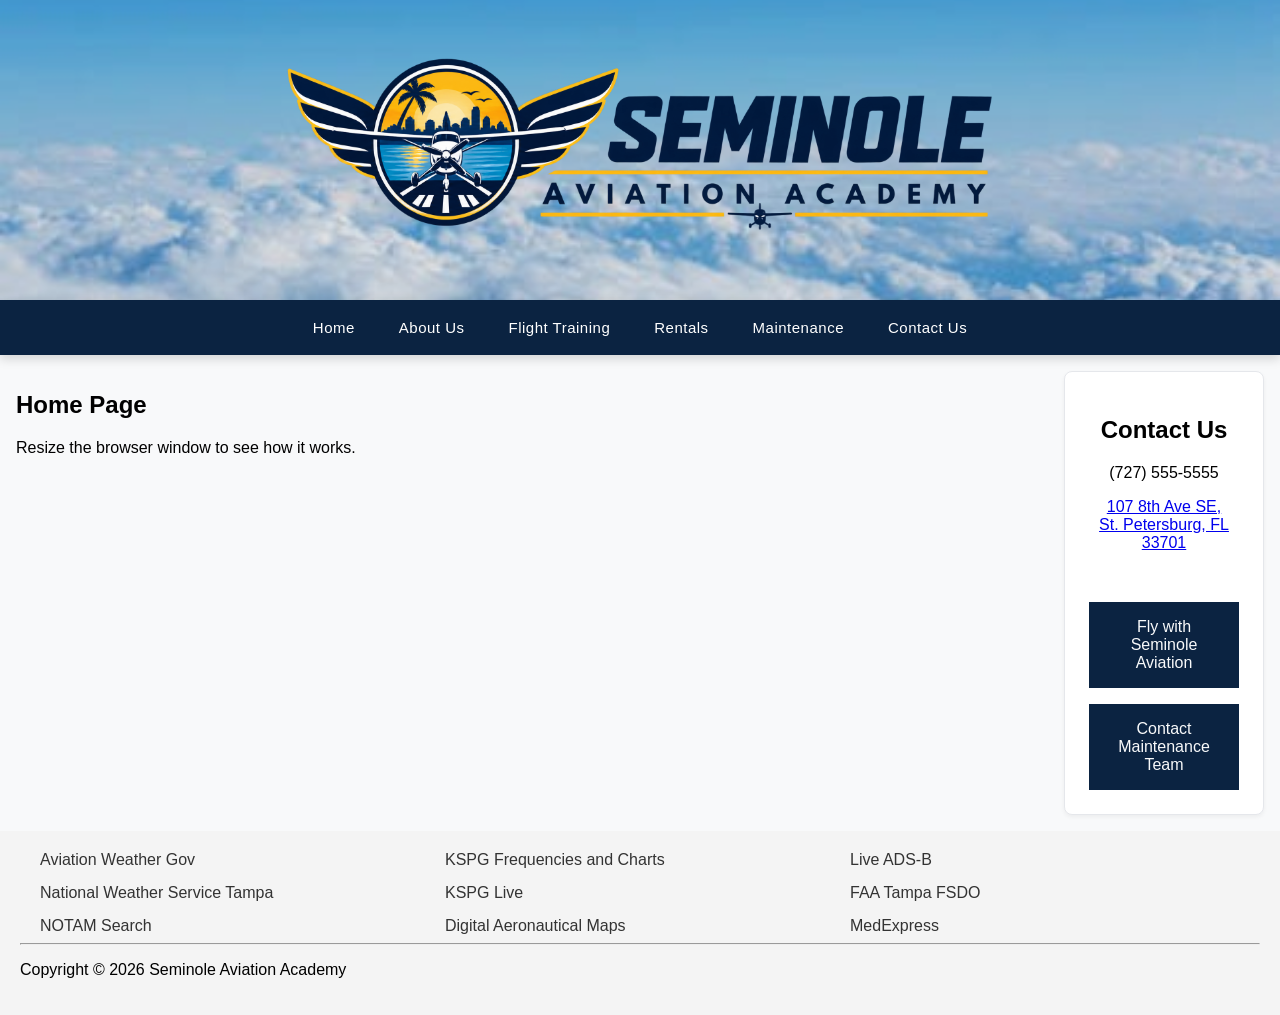
<file: Seminole_Aviation_Academy/SAA_Template.html>
<!DOCTYPE html>
<html lang="en">
  <head>
    <title>Seminole Aviation Academy</title>
    <link rel="icon" href="Images/favicon.ico" type="image/x-icon">
    <meta charset="utf-8">
    <meta name="viewport"
    content="width=device-width, initial-scale=1.0">
    <link rel="stylesheet" href="seminole.css">
  </head>
  <body>
    <header class="hero-header">
      <div class="header-overlay">
        <img src="Images/SAA_Logo.png" alt="Seminole Aviation Academy Logo" class="main-logo">
      </div>
    </header>
    <!-- Main Responsive Sticky Navigation Bar -->
    <nav class="main-navbar">
      <!-- PC and Tablet - Centered Links -->
      <div class="nav-desktop-container">
        <div class="nav-links-centered">
          <a href="index.html">Home</a>
          <a href="about.html">About Us</a>
          <a href="flight-training.html">Flight Training</a>
          <a href="rentals.html">Rentals</a>
          <a href="maintenance.html">Maintenance</a>
          <a href="contact.html">Contact Us</a>
        </div>
      </div>
      <!-- Mobile view nav bar -->
      <div class="nav-mobile-container">
        <a href="index.html" class="mobile-logo-link"><img src="Images/SAA_logo_only.png" alt="SAA Logo Only" class="mobile-logo-img"></a>
        <!-- Hidden checkbox to control the drawer state without JavaScript -->
        <input type="checkbox" id="menu-toggle" class="menu-checkbox">
        <!-- Hamburger icon button -->
        <label for="menu-toggle" class="hamburger-btn">
          <span></span>
          <span></span>
          <span></span>
        </label>
        <!-- Slide-out Side Drawer Layer -->
        <div class="side-drawer">
          <!-- Label acting as a close overlay backdrop -->
          <label for="menu-toggle" class="drawer-close-overlay"></label>
          <div class="drawer-content">
            <!-- Close Button inside the panel -->
            <label for="menu-toggle" class="drawer-close-btn">&times;</label>
            <div class="drawer-section"> <!-- Primary Pages Stack -->
              <h3>Main Navigation</h3>
              <a href="index.html">Home</a>
              <a href="about.html">About Us</a>
              <a href="flight-training.html">Flight Training</a>
              <a href="rentals.html">Rentals</a>
              <a href="maintenance.html">Maintenance</a>
              <a href="contact.html">Contact Us</a>
            </div>
            <div class="drawer-section resources-section"> <!-- Mobile Resources Stack -->
              <h3>Additional Resources</h3>
              <a href="https://aviationweather.gov/" target="_blank">Aviation Weather Gov</a>
              <a href="https://www.weather.gov/tbw/tampabayaviationweather" target="_blank">National Weather Service Tampa</a>
              <a href="https://notams.aim.faa.gov/notamSearch/nsapp.html#/" target="_blank">NOTAM Search</a>
              <a href="https://skyvector.com/airport/SPG/Albert-Whitted-Airport" target="_blank">KSPG Frequencies and Charts</a>
              <a href="https://parkviewlive.com/locations/albert-whitted-airport" target="_blank">KSPG Live</a>
              <a href="https://vfrmap.com/?type=vfrc&lat=27.953&lon=-82.828&zoom=10&api_key=763xxE1MJHyhr48DlAP2qQ" target="_blank">Digital Aeronautical Maps</a>
              <a href="https://globe.adsbexchange.com/" target="_blank">Live ADS-B</a>
              <a href="https://www.faa.gov/about/office_org/field_offices/fsdo/tpa" target="_blank">FAA Tampa FSDO</a>
              <a href="https://medxpress.faa.gov/MedXpress/Disclaimer.aspx" target="_blank">MedExpress</a>
            </div> <!-- Closes Resources stack-->
          </div> <!-- Closes Mobile Nav Pop-up-->
        </div> <!-- Closes Nav -->
      </div>
    </nav>
    <div id="wrapper">
        <div class="content"> 
            <main class="main-content"> <!-- CONTENT GOES HERE -->
              <div>
                <h2>Home Page</h2>
                <p>Resize the browser window to see how it works.</p>
              </div>
            </main>


            
            <aside class="sidebar">
              <h2>Contact Us</h2>
              <p>(727) 555-5555</p>
              <p><a href="https://www.google.com/maps/place/Albert+Whitted+Airport/@27.7641043,-82.6311477,17z/data=!3m1!4b1!4m6!3m5!1s0x88c2e190b146c28f:0xe0880afd08de68cf!8m2!3d27.7641043!4d-82.6285728!16zL20vMGZueXAz?entry=ttu&g_ep=EgoyMDI2MDkwNi4wIKXMDSoASAFQAw%3D%3D">107 8th Ave SE,<br>St. Petersburg, FL<br>33701</a></p>
              <br>
              <a href="contact.html" class="button">Fly with Seminole Aviation</a>
              <a href="contact.html" class="button">Contact Maintenance Team</a>
            </aside> 
        </div> <!-- Closes content -->
    </div> <!-- Closes wrapper -->
    <footer class="site-footer">
  <div class="footer-grid">
    <!-- Group 1 -->
    <div class="footer-column">
      <a href="https://aviationweather.gov/" target="_blank">Aviation Weather Gov</a>
      <a href="https://www.weather.gov/tbw/tampabayaviationweather" target="_blank">National Weather Service Tampa</a>
      <a href="https://notams.aim.faa.gov/notamSearch/nsapp.html#/" target="_blank">NOTAM Search</a>
    </div>
    <!-- Group 2 -->
    <div class="footer-column">
      <a href="https://skyvector.com/airport/SPG/Albert-Whitted-Airport" target="_blank">KSPG Frequencies and Charts</a>
      <a href="https://parkviewlive.com/locations/albert-whitted-airport" target="_blank">KSPG Live</a>
      <a href="https://vfrmap.com/?type=vfrc&lat=27.953&lon=-82.828&zoom=10&api_key=763xxE1MJHyhr48DlAP2qQ" target="_blank">Digital Aeronautical Maps</a>
    </div>
    
    <!-- Group 3 -->
    <div class="footer-column">
      <a href="https://globe.adsbexchange.com/" target="_blank">Live ADS-B</a>
      <a href="https://www.faa.gov/about/office_org/field_offices/fsdo/tpa" target="_blank">FAA Tampa FSDO</a>
      <a href="https://medxpress.faa.gov/MedXpress/Disclaimer.aspx" target="_blank">MedExpress</a>
    </div>
  </div>
  <hr>
    <p>Copyright &copy; 2026 Seminole Aviation Academy</p>
</footer>
    <script>
    </script>
  </body>
</html>
</file>
<file: Seminole_Aviation_Academy/seminole.css>
/* -----------------------------------------------------------------------------------
 -------  Global View/Mobile specific Views-------------------------------------------
 ---------------------------------------------------------------------------------- */
html { scroll-behavior: smooth;}
 body {
  margin: 0;
  font-family: Arial, Helvetica, sans-serif;
}
#wrapper { 
	background-color: #F8F9FA;
	padding: 1em;
}
.content { display: block; }
.main-content { flex:3; }
.button {
    display:block;
    background:#0b2341;
    color:#F8F9FA;
    text-align:center;
    padding:1em;
    text-decoration:none;
    margin-top:1em;
}
.button:hover { color: #fca311;}
.small-button {
    display:inline-block;
    background:#0b2341;
    color:#F8F9FA;
    text-align:center;
    padding:1em;
    text-decoration:none;
    margin-top:1em;
    ;
}
.small-button:hover { color: #fca311;}
.sidebar { 
    display: none; 
    max-width: 200px;
}

.rental-info { text-align: center;}
.rental-info h2 { color:#0b2341 }

.maint-info { text-align: center;}
.maint-info h2 { color:#0b2341 }

/* -----------------------------------------------------------------------------------
 ------- Footer ----------------------------------------------------------------------
 ---------------------------------------------------------------------------------- */
.site-footer {
  background-color: #f4f4f4; 
  padding: 20px;
}

.footer-grid {
  display: grid;
  grid-template-columns: 1fr; 
  gap: 15px; 
  text-align: center; 
}

.footer-column {
  display: flex;
  flex-direction: column;
  gap: 15px; 
}
.footer-column a {
  text-decoration: none;
  color: #333;
  font-family: sans-serif;
}
/* -----------------------------------------------------------------------------------
 -------  Nav ------------------------------------------------------------------------
 ---------------------------------------------------------------------------------- */
.topnav {
  overflow: hidden;
  background-color: #333;
}
.topnav a {
  float: left;
  display: block;
  color: #f2f2f2;
  text-align: center;
  padding: 14px 16px;
  text-decoration: none;
  font-size: 17px;
}
.topnav a:hover {
  background-color: #ddd;
  color: black;
}
.topnav a.active {
  background-color: #04AA6D;
  color: white;
}
.topnav .icon {
  display: none;
}
@media screen and (max-width: 600px) {
  .topnav a:not(:first-child) {display: none;}
  .topnav a.icon {
    float: right;
    display: block;
  }
  .topnav.responsive {position: relative;}
  .topnav.responsive .icon {
    position: absolute;
    right: 0;
    top: 0;
  }
  .topnav.responsive a {
    float: none;
    display: block;
    text-align: left;
  }
}
 .main-navbar {
  position: sticky;
  top: 0;
  z-index: 9999;
  background-color: #0b2341; 
  box-shadow: 0 4px 10px rgba(0, 0, 0, 0.15);
  font-family: 'Arial', sans-serif;
}
.nav-desktop-container {
  display: none;
}
.nav-mobile-container {
  display: flex;
  justify-content: flex-end;
  align-items: center;
  padding: 10px 20px;
  height: 60px;
  box-sizing: border-box;
  position: relative;
}

.mobile-logo-link {
  display: flex;
  align-items: center;
  height: 100%;
  position: absolute;
  left: 50%;
  transform: translateX(-50%); 
}
.mobile-logo-img {
  height: 50px; 
  width: auto;
  object-fit: contain;
  align-items: center;
}
.menu-checkbox {
  display: none; 
}
.hamburger-btn {
  display: flex;
  flex-direction: column;
  justify-content: space-between;
  width: 26px;
  height: 20px;
  cursor: pointer;
}
.hamburger-btn span {
  display: block;
  height: 3px;
  width: 100%;
  background-color: #ffffff;
  border-radius: 2px;
  transition: all 0.3s ease;
}
.side-drawer {
  position: fixed;
  top: 0;
  right: -100%; 
  width: 100%;
  height: 100vh;
  display: flex;
  justify-content: flex-end;
  transition: right 0.4s cubic-bezier(0.16, 1, 0.3, 1);
  pointer-events: none;
}
.drawer-close-overlay {
  position: absolute;
  top: 0;
  left: 0;
  width: 100%;
  height: 100%;
  background-color: rgba(0, 0, 0, 0.5);
  opacity: 0;
  transition: opacity 0.4s ease;
  z-index: 1;
}
.drawer-content {
  position: relative;
  width: 280px; 
  height: 100%;
  background-color: #ffffff;
  box-shadow: -5px 0 25px rgba(0, 0, 0, 0.25);
  padding: 60px 24px 30px;
  box-sizing: border-box;
  overflow-y: auto; 
  z-index: 2;
}
.drawer-close-btn {
  position: absolute;
  top: 15px;
  right: 20px;
  font-size: 32px;
  color: #0b2341;
  cursor: pointer;
}
.drawer-section {
  margin-bottom: 30px;
}
.drawer-section h3 {
  font-size: 13px;
  text-transform: uppercase;
  letter-spacing: 1px;
  color: #888888;
  border-bottom: 1px solid #eeeeee;
  padding-bottom: 8px;
  margin-bottom: 12px;
}
.drawer-section a {
  display: block;
  padding: 12px 0;
  text-decoration: none;
  color: #0b2341;
  font-size: 16px;
  font-weight: 500;
  border-bottom: 1px solid #f9f9f9;
}
.drawer-section a.active { color: #fca311; }
.resources-section a {
  font-size: 14px;
  color: #4a5568;
}
.menu-checkbox:checked ~ .side-drawer {
  right: 0;
  pointer-events: auto;
}
.menu-checkbox:checked ~ .side-drawer .drawer-close-overlay { opacity: 1; }
.menu-checkbox:checked ~ .hamburger-btn span:nth-child(1) { transform: translateY(8px) rotate(45deg); }
.menu-checkbox:checked ~ .hamburger-btn span:nth-child(2) { opacity: 0; }
.menu-checkbox:checked ~ .hamburger-btn span:nth-child(3) { transform: translateY(-9px) rotate(-45deg); }

/* -----------------------------------------------------------------------------------
 -------  Flight Training - Home Page ------------------------------------------------
 ---------------------------------------------------------------------------------- */
.flight-training-group {
  background: #fff;
  border-radius: 8px;
  padding: 1.5rem;
  margin: 2rem 0;
  box-shadow: 0 2px 4px rgba(0,0,0,.05);
  overflow: hidden; 
}
.flight-training-group h2 {
  color: #0b2341;
  margin-bottom: 0.25rem;
}
.flight-training-group p {
  margin-top: 0;
  margin-bottom: 1rem;
}
#FT-img {
  float: left;
  margin-right: 20px;
  margin-bottom: 10px;
  width: 300px; 
  max-width: 100%;
  height: auto;
  border-radius: 4px;
}

/* -----------------------------------------------------------------------------------
 -------  Maintenance - Home Page ------------------------------------------------
 ---------------------------------------------------------------------------------- */

.maintenance-index {
  background: #fff;
  border-radius: 8px;
  padding: 1.5rem;
  margin: 2rem 0;
  box-shadow: 0 2px 4px rgba(0,0,0,.05);
  display: flex;
  flex-direction: column; 
  gap: 1.5rem;
}
.maintenance-index h2 {
  color: #0b2341;
  margin-top: 0;
  margin-bottom: 0.75rem;
}
.maintenance-index ul {
  margin: 0;
  padding-left: 20px;
  color: #333333;
  line-height: 1.6;
}
.maintenance-img-wrapper {
  width: 100%;
  height: 220px;
  overflow: hidden;
  border-radius: 6px;
}
#MT-img {
  width: 100%;
  height: 100%;
  object-fit: cover;
  display: block;
}

/* -----------------------------------------------------------------------------------
 ------- Runway Call To Action - Home Page -------------------------------------------
 ---------------------------------------------------------------------------------- */
.runway-cta-section {
  width: 100%;
  position: relative;
  overflow: hidden;
  margin: 3rem 0;
  background-image: linear-gradient(rgba(11, 35, 65, 0.4), rgba(11, 35, 65, 0.4)), url('Images/plane_on_runway.png');
  background-size: cover;
  background-position: center;
  background-repeat: no-repeat;
  padding: 4rem 1.5rem;
  box-sizing: border-box;
}
.runway-cta-content {
  text-align: center;
  display: flex;
  flex-direction: column;
  align-items: center;
  justify-content: center;
  gap: 1.5rem;
  z-index: 2;
  position: relative;
}
.runway-cta-title {
  color: #ffffff;
  font-family: 'Montserrat', 'Arial Black', sans-serif;
  font-size: 2.2rem;
  font-weight: 800;
  text-transform: uppercase;
  letter-spacing: 2px;
  margin: 0;
  text-shadow: 2px 4px 10px rgba(0, 0, 0, 0.7);
}
.runway-cta-btn {
  display: inline-flex;
  align-items: center;
  justify-content: center;
  background-color: #fca311; 
  color: #0b2341; 
  text-decoration: none;
  font-family: 'Arial', sans-serif;
  font-size: 16px;
  font-weight: 700;
  padding: 16px 36px;
  border-radius: 6px;
  box-shadow: 0 4px 15px rgba(0, 0, 0, 0.3);
  text-transform: uppercase;
  letter-spacing: 0.5px;
  transition: all 0.25s ease-in-out;
}
.runway-cta-btn:hover {
  background-color: #ffffff;
  color: #0b2341;
  box-shadow: 0 6px 20px rgba(252, 163, 17, 0.4);
  transform: translateY(-3px);
}

.runway-cta-btn:active {
  transform: translateY(-1px);
  box-shadow: 0 4px 8px rgba(0, 0, 0, 0.2);
}

/* -----------------------------------------------------------------------------------
 ------- Opening image - Home Page ---------------------------------------------------
 ---------------------------------------------------------------------------------- */
.hero-header { display: none; }
.hero-promo-section {
  width: 100%;
  height: 60vh;
  min-height: 400px;
  background-image: linear-gradient(rgba(0, 0, 0, 0.45), rgba(0, 0, 0, 0.45)), url('Images/opening.jpg');
  background-size: cover;
  background-position: center;
  background-repeat: no-repeat;
  display: flex;
  justify-content: center;
  align-items: center;
  box-sizing: border-box;
}
.hero-content {
  text-align: center;
  padding: 0 20px;
}
.hero-text {
  color: #ffffff;
  font-family: 'Montserrat', 'Arial Black', sans-serif;
  font-size: 3rem;
  font-weight: 800;
  text-transform: uppercase;
  letter-spacing: 2px;
  text-shadow: 2px 4px 15px rgba(0, 0, 0, 0.6); 
  margin: 0;
}
/* -----------------------------------------------------------------------------------
 ------- Opening image - Maintenance ---------------------------------------------------
 ---------------------------------------------------------------------------------- */
.hero-promo-section-about {
  width: 100%;
  height: 60vh;
  min-height: 400px;
  background-image: linear-gradient(rgba(0, 0, 0, 0.45), rgba(0, 0, 0, 0.45)), url('Images/plane_over_forest.jpg');
  background-size: cover;
  background-position: center;
  background-repeat: no-repeat;
  display: flex;
  justify-content: center;
  align-items: center;
  box-sizing: border-box;
}
.hero-content-about {
  text-align: center;
  padding: 0 20px;
}
.hero-text-about {
  color: #ffffff;
  font-family: 'Montserrat', 'Arial Black', sans-serif;
  font-size: 3rem;
  font-weight: 800;
  text-transform: uppercase;
  letter-spacing: 2px;
  text-shadow: 2px 4px 15px rgba(0, 0, 0, 0.6); 
  margin: 0;
}
/* -----------------------------------------------------------------------------------
 ------- Opening image - Rentals ---------------------------------------------------
 ---------------------------------------------------------------------------------- */
.hero-promo-section-rent {
  width: 100%;
  height: 60vh;
  min-height: 400px;
  background-image: linear-gradient(rgba(0, 0, 0, 0.45), rgba(0, 0, 0, 0.45)), url('Images/254481-YbNavzkKr7U6z7WP.jpg');
  background-size: cover;
  background-position: center;
  background-repeat: no-repeat;
  display: flex;
  justify-content: center;
  align-items: center;
  box-sizing: border-box;
}
.hero-content-rent {
  text-align: center;
  padding: 0 20px;
}
.hero-text-rent {
  color: #ffffff;
  font-family: 'Montserrat', 'Arial Black', sans-serif;
  font-size: 3rem;
  font-weight: 800;
  text-transform: uppercase;
  letter-spacing: 2px;
  text-shadow: 2px 4px 15px rgba(0, 0, 0, 0.6); 
  margin: 0;
}

/* -----------------------------------------------------------------------------------
 ------- Opening image - Maintenance ---------------------------------------------------
 ---------------------------------------------------------------------------------- */
.hero-promo-section-maint {
  width: 100%;
  height: 60vh;
  min-height: 400px;
  background-image: linear-gradient(rgba(0, 0, 0, 0.45), rgba(0, 0, 0, 0.45)), url('Images/AnP_780x470.jpg');
  background-size: cover;
  background-position: center;
  background-repeat: no-repeat;
  display: flex;
  justify-content: center;
  align-items: center;
  box-sizing: border-box;
}
.hero-content-maint {
  text-align: center;
  padding: 0 20px;
}
.hero-text-maint {
  color: #ffffff;
  font-family: 'Montserrat', 'Arial Black', sans-serif;
  font-size: 3rem;
  font-weight: 800;
  text-transform: uppercase;
  letter-spacing: 2px;
  text-shadow: 2px 4px 15px rgba(0, 0, 0, 0.6); 
  margin: 0;
}

/* -----------------------------------------------------------------------------------
 ------- Vertical Cards (Ex. Our Fleet - Home) ---------------------------------------
 ---------------------------------------------------------------------------------- */
.container {
  display: flex;
  flex-direction: column; 
  flex-wrap: nowrap; 
  gap: 1.5rem;            
  margin-top: 2rem;
}
.cards {
  display: flex;
  flex-direction: row;    
  background-color: #FFFFFF;
  border: 1px solid #E5E7EB;
  border-radius: 8px;
  overflow: hidden;
  box-shadow: 0 2px 4px rgba(0,0,0,0.05);
}
.card-image-wrapper {
  height: 160px;
  overflow: hidden;
  display: flex;
  justify-content: center;
  align-items: center;
}
.card-image {
  object-position: center top;
  width: 100%;
  height: 100%;
  object-fit: cover;
  display: block;
}
.card-info {
  flex: 2;                
  padding: 1rem;
  color: #000;
}
.card-info h4 {
  margin-top: 0;
  color: #0b2341;         
}
.card-info h2 {
  margin-top: 0;
  color: #0b2341;         
}
.card-info h3 {
  margin-top: 0;
  color: #0b2341;         
}

.card-link-wrapper {
  text-decoration: none; 
  color: inherit;        
  display: block;        
}
.card-link-wrapper:hover .cards {
  transform: translateY(-2px);
  box-shadow: 0 4px 15px rgba(0,0,0,0.1);
  transition: all 0.2s ease-in-out;
}

/* -----------------------------------------------------------------------------------
 ------- Horizontal Cards (Ex. Our Fleet - Home) ---------------------------------------
 ---------------------------------------------------------------------------------- */
.h-container {
  display: flex;
  flex-direction: row; 
  flex-wrap: nowrap; 
  gap: 1.5rem;            
  margin-top: 2rem;
}
.h-cards {
  display: flex;
  flex-direction: row;    
  background-color: #FFFFFF;
  border: 1px solid #E5E7EB;
  border-radius: 8px;
  overflow: hidden;
  box-shadow: 0 2px 4px rgba(0,0,0,0.05);
}

.h-card-image-wrapper {
  height: 160px;
  overflow: hidden;
  display: flex;
  justify-content: center;
  align-items: center;
}

.h-card-image {
  object-position: center left;
  width: 100%;
  height: 100%;
  object-fit: cover;
  display: block;
}

.h-card-info {
  flex: 2;                
  padding: 1rem;
  color: #000;
}

.h-card-info h4 {
  margin-top: 0;
  color: #0b2341;         
}

/* -----------------------------------------------------------------------------------
 -------  Flight Training - Opening --------------------------------------------------
 ---------------------------------------------------------------------------------- */
.flight-training-opening {
  background: #fff;
  border-radius: 8px;
  padding: 1.5rem;
  margin: 0.5rem 0;
  box-shadow: 0 2px 4px rgba(0,0,0,.05);
  display: flex;
  flex-direction: column; 
  gap: 1.5rem;
}
.FT-text h1 {
  color: #0b2341;
  margin-top: 0;
  margin-bottom: 0.75rem;
}

.FT-img-wrapper {
  width: 100%;
/*  height: 440px; */
  overflow: hidden;
  border-radius: 6px;
}

#FT-open-img {

  display: block;
  width: 100%;
  height: auto;
  border-radius: 4px;
}
/* -----------------------------------------------------------------------------------
 -------  Flight Training - Cards Image and text ------------------------------
 ---------------------------------------------------------------------------------- */
.ft-img-left-txt-right {
  background: #fff;
  border-radius: 8px;
  padding: 1.5rem;
  margin: 2rem 0;
  box-shadow: 0 2px 4px rgba(0,0,0,.05);
  display: flex;
  flex-direction: column; 
  gap: 1.5rem;
}
.ft-txt-right h2 {
  color: #0b2341;
  margin-top: 0;
  margin-bottom: 0.75rem;
}
.ft-txt-right ul {
  margin: 0;
  padding-left: 20px;
  color: #333333;
  line-height: 1.6;
}
.ft-img-wrapper-left {
  width: 100%;
  height: 220px;
  overflow: hidden;
  border-radius: 6px;
}
.ft-discovery-img {
  width: 100%;
  height: 100%;
  object-fit: cover;
  display: block;
}

.ft-img-right-txt-left {
  background: #fff;
  border-radius: 8px;
  padding: 1.5rem;
  margin: 2rem 0;
  box-shadow: 0 2px 4px rgba(0,0,0,.05);
  display: flex;
  flex-direction: column; 
  gap: 1.5rem;
}
.ft-txt-left h2 {
  color: #0b2341;
  margin-top: 0;
  margin-bottom: 0.75rem;
}
.ft-txt-left ul {
  margin: 0;
  padding-left: 20px;
  color: #333333;
  line-height: 1.6;
}
.ft-img-wrapper-right{
  width: 100%;
  height: 220px;
  overflow: hidden;
  border-radius: 6px;
}
#ft-cert-img {
  width: 100%;
  height: 100%;
  object-fit: cover;
  display: block;
}

/* -----------------------------------------------------------------------------------
 ------- Fleet Sub-Navigation Dropdowns ----------------------------------------------
 ---------------------------------------------------------------------------------- */
.fleet-sub-nav {
  background-color: #0b2341; /* Matches your core template dark blue */
  margin-bottom: 20px;
  border-radius: 4px;
  position: sticky;
  z-index: 100;
  top: 60px;
}
.fleet-nav-menu {
  list-style: none;
  display: flex;
  margin: 0;
  padding: 0;
  justify-content: center;
}
.fleet-nav-item {
  position: relative;
}
.fleet-nav-link {
  display: block;
  padding: 15px 25px;
  color: #F8F9FA;
  text-decoration: none;
  font-weight: bold;
  font-size: 16px;
}
.fleet-nav-link:hover {
  color: #fca311; /* Matches your gold highlight color */
}

/* Dropdown Hidden Mechanics */
.fleet-dropdown {
  position: absolute;
  top: 100%;
  left: 0;
  background-color: #ffffff;
  box-shadow: 0 4px 10px rgba(0, 0, 0, 0.15);
  list-style: none;
  padding: 0;
  margin: 0;
  min-width: 180px;
  opacity: 0;
  visibility: hidden;
  transform: translateY(10px);
  transition: all 0.2s ease-in-out;
  z-index: 50;
}
.fleet-dropdown li a {
  display: block;
  padding: 12px 20px;
  color: #0b2341;
  text-decoration: none;
  font-size: 15px;
  border-bottom: 1px solid #f4f4f4;
}
.fleet-dropdown li a:hover {
  background-color: #f8f9fa;
  color: #fca311;
}

/* Hover Action Toggles */
.fleet-nav-item:hover .fleet-dropdown {
  opacity: 1;
  visibility: visible;
  transform: translateY(0);
}

/* -----------------------------------------------------------------------------------
 ------- Pure CSS Accordion Toggles --------------------------------------------------
 ---------------------------------------------------------------------------------- */
.accordion-item {
  margin-bottom: 15px;
  border: 1px solid #E5E7EB;
  border-radius: 8px;
  background: #ffffff;
  scroll-margin-top: 80px; 
}
.accordion-toggle {
  display: none; 
}
.accordion-label {
  display: block;
  padding: 15px 20px;
  background-color: #ffffff;
  color: #0b2341;
  font-size: 1.2rem;
  font-weight: bold;
  cursor: pointer;
  position: relative;
  border-radius: 8px;
}
.accordion-label::after {
  content: '▼';
  position: absolute;
  right: 20px;
  font-size: 0.9rem;
  color: #0b2341;
  transition: transform 0.2s ease;
}

/* Base Hidden Accordion Frame State */
.accordion-content {
  max-height: 0;
  overflow: hidden;
  transition: max-height 0.3s ease-out;
}

/* Checked State - Reveals Cards Grid */
.accordion-toggle:checked ~ .accordion-content {
  max-height: 3000px; 
  padding: 0 20px 20px 20px;
  border-top: 1px solid #E5E7EB;
}
.accordion-toggle:checked ~ .accordion-label::after {
  transform: rotate(180deg);
  color: #fca311;
}

/* -----------------------------------------------------------------------------------
 ------- Responsive Grid Layout System (Mobile Default) ------------------------------
 ---------------------------------------------------------------------------------- */
.fleet-card-grid {
  display: grid;
  gap: 1.5rem;
  margin-top: 1.5rem;
  grid-template-columns: repeat(2, minmax(0, 1fr)); 
}
.fleet-grid-card {
  background-color: #FFFFFF;
  border: 1px solid #E5E7EB;
  border-radius: 8px;
  overflow: hidden;
  box-shadow: 0 2px 4px rgba(0,0,0,0.05);
  display: flex;
  flex-direction: column;
}
.fleet-card-image {
  width: 100%;
  height: 160px;
  overflow: hidden;
}
.fleet-card-image img {
  width: 100%;
  height: 100%;
  object-fit: cover;
  display: block;
}
.fleet-card-info {
  padding: 1rem;
  text-align: center;
}
.fleet-card-info h3 {
  margin: 0 0 5px 0;
  color: #0b2341;
}
.tail-number {
  margin: 0 0 10px 0;
  color: #6b7280;
  font-size: 0.9rem;
}
.rental-rate {
  margin: 0;
  font-weight: bold;
  color: #0b2341;
}

/* -----------------------------------------------------------------------------------
 ------- Contact - Form --------------------------------------------------------------
 ---------------------------------------------------------------------------------- */
.contact-form-container {
  background-color: #ffffff;
  border: 1px solid #E5E7EB;
  border-radius: 8px;
  max-width: 900px;
  margin: 2rem auto;
  padding: 1.5rem;
  box-shadow: 0 4px 10px rgba(0, 0, 0, 0.05);
  font-family: Arial, Helvetica, sans-serif;
  box-sizing: border-box;
}
.contact-form-container h2 {
  color: #0b2341;
  margin-top: 0;
  margin-bottom: 0.5rem;
}
.form-instructions {
  color: #6b7280;
  font-size: 0.9rem;
  margin-bottom: 1.5rem;
}
.required-star {
  color: #dc2626;
  font-weight: bold;
}
/* Structural Grid Rules (Mobile First Layout Architecture) */
.form-group {
  margin-bottom: 1.25rem;
  display: flex;
  flex-direction: column;
  gap: 0.4rem;
  width: 100%;
  box-sizing: border-box;
}
.form-row-grid {
  display: flex;
  flex-direction: column;
  gap: 0;
}
/* Base form controller formatting styling */
.form-group label {
  color: #0b2341;
  font-weight: 700;
  font-size: 0.95rem;
}
.form-group input[type="text"],
.form-group input[type="email"],
.form-group input[type="tel"],
.form-group input[type="date"],
.form-group select,
.form-group textarea {
  padding: 12px;
  border: 1px solid #D1D5DB;
  border-radius: 6px;
  font-size: 1rem;
  font-family: Arial, sans-serif;
  background-color: #F9FAFB;
  color: #1F2937;
  width: 100%;
  box-sizing: border-box;
  transition: border-color 0.2s ease, box-shadow 0.2s ease;
}
.form-group input:focus,
.form-group select:focus,
.form-group textarea:focus {
  outline: none;
  border-color: #0b2341;
  box-shadow: 0 0 0 3px rgba(11, 35, 65, 0.15);
  background-color: #ffffff;
}
.date-range-wrapper {
  display: flex;
  align-items: center;
  gap: 0.5rem;
  width: 100%;
}
.date-range-wrapper input[type="date"] {
  flex: 1;
}
.date-separator {
  color: #4B5563;
  font-weight: bold;
  font-size: 0.9rem;
}

/* ===================================================================================
   ======= Pure CSS Relational Stacking Logic Components (:has Engine) ==============
   =================================================================================== */
.conditional-section {
  display: none; /* Keeps branches hidden out of sight initially */
  background-color: #F8F9FA;
  padding: 1.25rem;
  border-radius: 6px;
  border-left: 4px solid #fca311; /* Gold layout highlight ribbon indicator */
  margin: 1.5rem 0;
  box-sizing: border-box;
  animation: formBranchSlideIn 0.35s cubic-bezier(0.16, 1, 0.3, 1);
}

.conditional-section h3 {
  margin-top: 0;
  color: #0b2341;
  font-size: 1.1rem;
  border-bottom: 1px solid #E5E7EB;
  padding-bottom: 0.5rem;
  margin-bottom: 1rem;
}

/* Stacking selector evaluations */
.contact-form:has(select[name="inquiry_area"] option[value="training"]:checked) .training-branch { display: block; }
.contact-form:has(select[name="inquiry_area"] option[value="rentals"]:checked) .rentals-branch { display: block; }
.contact-form:has(select[name="inquiry_area"] option[value="maintenance"]:checked) .maintenance-branch { display: block; }
.contact-form:has(select[name="inquiry_area"] option[value="general"]:checked) .general-branch { display: block; }

@keyframes formBranchSlideIn {
  from { opacity: 0; transform: translateY(8px); }
  to { opacity: 1; transform: translateY(0); }
}
/* Submit Button Core Actions Container Layouts */
.form-submit-wrapper {
  text-align: center;
  width: 100%;
  margin-top: 1.5rem;
}
.form-submit-btn {
  display: inline-block;
  background-color: #fca311;
  color: #0b2341;
  font-weight: 700;
  padding: 14px 40px;
  border: none;
  border-radius: 6px;
  text-transform: uppercase;
  letter-spacing: 0.5px;
  cursor: pointer;
  transition: all 0.2s ease-in-out;
}

.form-submit-btn:hover {
  background-color: #0b2341;
  color: #ffffff;
  transform: translateY(-2px);
  box-shadow: 0 4px 12px rgba(11, 35, 65, 0.2);
}
#map {display: none;}
.clean-list {
  list-style-type: none;
  padding: 0; 
  margin: 0;      
}
.flow {
  display: flex;
  flex-direction: column;
  gap: 2rem;
  text-align: center;
  margin-bottom: 2rem;
}


.team-section {
  max-width: 1200px;
  margin: 0 auto;
  padding: 60px 20px;
  text-align: center;
  flex: 1;
  min-width: 0;
}
/* --- CFI grid --- */

 .cfi-grid {
  display: grid;
  grid-template-columns: repeat(2, minmax(140px, 1fr));
  gap: 15px;
  margin-top: 40px;
}

.cfi-card {
  background: #ffffff;
  border: 1px solid #e0e0e0;
  border-radius: 12px;
  padding: 24px;
  text-align: left;
  box-shadow: 0 4px 6px rgba(0, 0, 0, 0.05);
  transition: transform 0.2s ease;
}

.cfi-card:hover {
  transform: translateY(-5px);
}

.cfi-photo-placeholder {
  width: 100%;
 /* height: 200px; */
  background-color: #f0f4f8;
  border-radius: 8px;
  display: flex;
  align-items: center;
  justify-content: center;
  color: #666;
  margin-bottom: 16px;
}

.cfi-title {
  color: #0056b3;
  font-weight: 600;
  font-size: 0.9rem;
  margin: 4px 0 12px 0;
}

.hiring-card {
  border: 2px dashed #0056b3;
  background: #fdfeff;
  text-align: center;
  display: flex;
  flex-direction: column;
  justify-content: center;
  align-items: center;
}

.hiring-icon {
  font-size: 2.5rem;
  margin-bottom: 10px;
}

.btn-apply {
  display: inline-block;
  margin-top: 15px;
  padding: 8px 16px;
  background-color: #0056b3;
  color: #fff;
  text-decoration: none;
  border-radius: 6px;
  font-size: 0.85rem;
}
.mission-statement {
  text-align: center;
  color:#0056b3;
  font-weight: bold;
  font-size: 1.35rem;
}

/* -----------------------------------------------------------------------------------
 -------  Media Checks ---------------------------------------------------------------
 ---------------------------------------------------------------------------------- */
@media (max-width: 600px) {
  #FT-img {
      float: none;
      width: 100%;
      margin-right: 0;
      margin-bottom: 15px;
  }
}

@media (min-width: 600px) {
  /* ------- Footer ------ */
  .footer-grid {
    grid-template-columns: repeat(3, 1fr);
    text-align: left; 
    max-width: 1200px;
    margin: 0 auto;
  }
  /* ------- Header ------- */
   .hero-header {
    display: block; 
    background-image: url('Images/clouds.jpg');
    background-size: cover;
    background-position: center;
    background-repeat: no-repeat;

    height: 300px; 
    width: 100%;
    position: relative;
  }
  .header-overlay {
    display: flex;
    justify-content: center;
    align-items: center;
    height: 100%;
    width: 100%;
    background-color: rgba(0, 0, 0, 0.1); 
  }
  .main-logo {
    max-width: 80%;
    height: auto;
    max-height: 80%;
    object-fit: contain; 
  }

  /* ------ Nav ------- */
   .nav-mobile-container {
    display: none; 
  }
  .nav-desktop-container {
    display: block;
    max-width: 1200px;
    margin: 0 auto;
    padding: 0 20px;
  }
  .nav-links-centered {
    display: flex;
    justify-content: center; 
    align-items: center;
    height: 55px; 
  }
  .nav-links-centered a {
    text-decoration: none;
    color: #ffffff;
    padding: 0 22px;
    font-size: 15px;
    font-weight: 500;
    letter-spacing: 0.5px;
    height: 100%;
    display: flex;
    align-items: center;
    transition: all 0.2s ease;
  }
  .nav-links-centered a:hover {
    color: #fca311;
    background-color: rgba(255, 255, 255, 0.05);
  }
  .nav-links-centered a.active {
    color: #fca311;
    border-bottom: 3px solid #fca311; 
    box-sizing: border-box;
  }

  /* ---- Cards for Fleet ---- */
  .container {
    display: flex;
    flex-direction: row; 
    flex-wrap: nowrap; 
    gap: 1.5rem;            
    margin-top: 2rem;
  }
  .cards {
    flex: 1;
    display: flex;
    flex-direction: column;    
    background-color: #FFFFFF;
    border: 1px solid #E5E7EB;
    border-radius: 8px;
    overflow: hidden;
    box-shadow: 0 2px 4px rgba(0,0,0,0.05);
  }
  .card-image-wrapper {
    width: 100%;
    height: 200px;
    overflow: hidden;
    display: flex;
    justify-content: center;
    align-items: center;
  }
  .card-image {
    object-position: center top;
    width: 100%;
    height: 100%;
    object-fit: cover;
    display: block;
  }
  .card-info {
    flex: 2;                
    padding: 1rem;
    color: #000;
    text-align: center;
  }
  .card-info h4 {
    margin-top: 0;
    color: #0b2341;         
  }
  /* ---- Home Page - Maintenance ---- */
  .maintenance-index {
    display: flex;
    flex-direction: row-reverse; 
    align-items: center; 
    padding: 2rem;
    gap: 2rem;
  }
  .maintenance-text { flex: 1; }   
  .maintenance-img-wrapper {
      flex: 1;
      height: 320px;
  }

  /* ---- Home - Call to action --- */
  .runway-cta-section {
    height: 260px;
    padding: 0;
    display: flex;
    align-items: center;
    justify-content: center;
    border-radius: 8px;
  }
  .runway-cta-title {
    font-size: 3rem;
    letter-spacing: 3px;
  }
 /* ---- Flight Training - Opener ---- */
  .flight-training-opening {
/*    display: flex;
    flex-direction: row-reverse; */
    flex-direction: row;
    align-items: center; 
    padding: 2rem;
    gap: 2rem;
  }
  .FT-text { flex: 1; }   
  .FT-img-wrapper {
      flex: 1;
/*      height: 320px; */
  }

  /* ---- Flight Taining - Discovery Flights ---- */
    .ft-img-left-txt-right {
    display: flex;
    flex-direction: row; 
    align-items: center; 
    padding: 2rem;
    gap: 2rem;
  }
  .ft-txt-right { flex: 1; }   
  .ft-img-wrapper-left {
      flex: 1;
      height: 320px;
  }
  /* ---- Flight Taining - Certifications ---- */
    .ft-img-right-txt-left {
    display: flex;
    flex-direction: row-reverse; 
    align-items: center; 
    padding: 2rem;
    gap: 2rem;
  }
  .ft-txt-left { flex: 1; }   
  .ft-img-wrapper-right {
      flex: 1;
      height: 320px;
  }
  .fleet-card-grid {
    grid-template-columns: repeat(3, minmax(0, 1fr));
  }
  .fleet-sub-nav {
    top: 55px;     /* Matches your desktop navbar link height (55px) */
  }
  /* --- Contact - Form --- */
  .contact-form-container {
    padding: 2rem;
  }
  .form-row-grid {
    flex-direction: row;
    gap: 1.25rem;
  }
  .flow { 
    display: flex;
		flex-direction: row; 
    justify-content: center; 
    gap: 4rem;               
    text-align: center;      /* Optional: centers the text lines inside the columns */
    margin-bottom: 2rem;     
  }
  .cfi-grid {
    grid-template-columns: repeat(3, minmax(200px, 1fr));
    gap: 30px;
  }
}

@media (min-width: 1024px) {
  /* ---- Main ---- */
  .main-content{ flex: 3; }
  /* ---- Header ---- */
  .content{
    display: flex;
    align-items: flex-start;
    gap: 2rem;
  }
  /* ---- Side Bar ---- */
  .sidebar{
    display: block;
    flex: 1;
    padding: 1rem;
    background: #F8F9FA;
    position: sticky;
    top: 80px;
    text-align: center;
    background: #FFFFFF;
    border: 1px solid #E5E7EB;
    border-radius: 8px;
    padding: 1.5rem;
    box-shadow: 0 2px 4px rgba(0,0,0,0.05);
    box-sizing: border-box;
  }
  .fleet-card-grid {
    grid-template-columns: repeat(4, minmax(0, 1fr));
  }
  /* --- Contact - Form --- */
  .form-row-grid {
    gap: 1.5rem;
  }
  #map {
    float: right;
    margin: 10px;
    border: 1px solid;
    background-image: url(Images/albert_whitted_map.png);
    background-repeat: no-repeat;
    height: 550px; 
    width: 300px;
    display: inline;
  }
}
</file>
